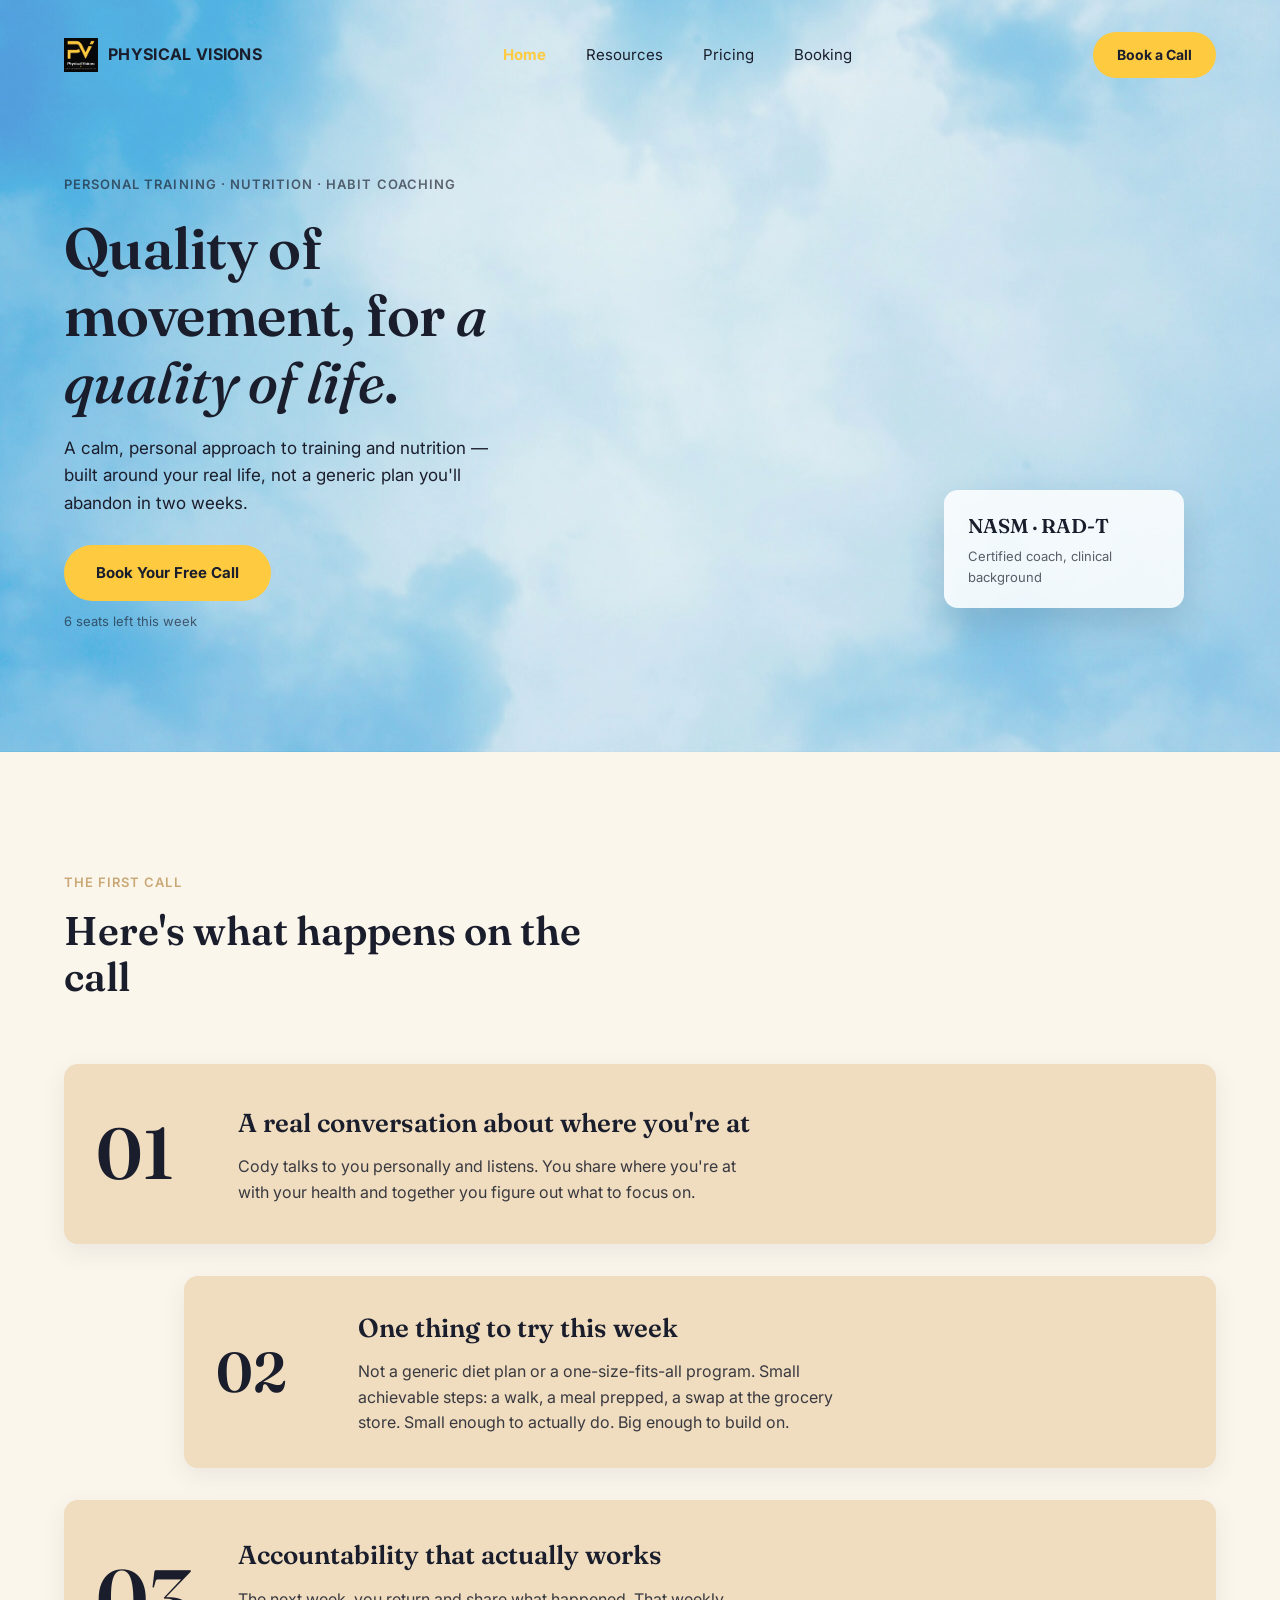
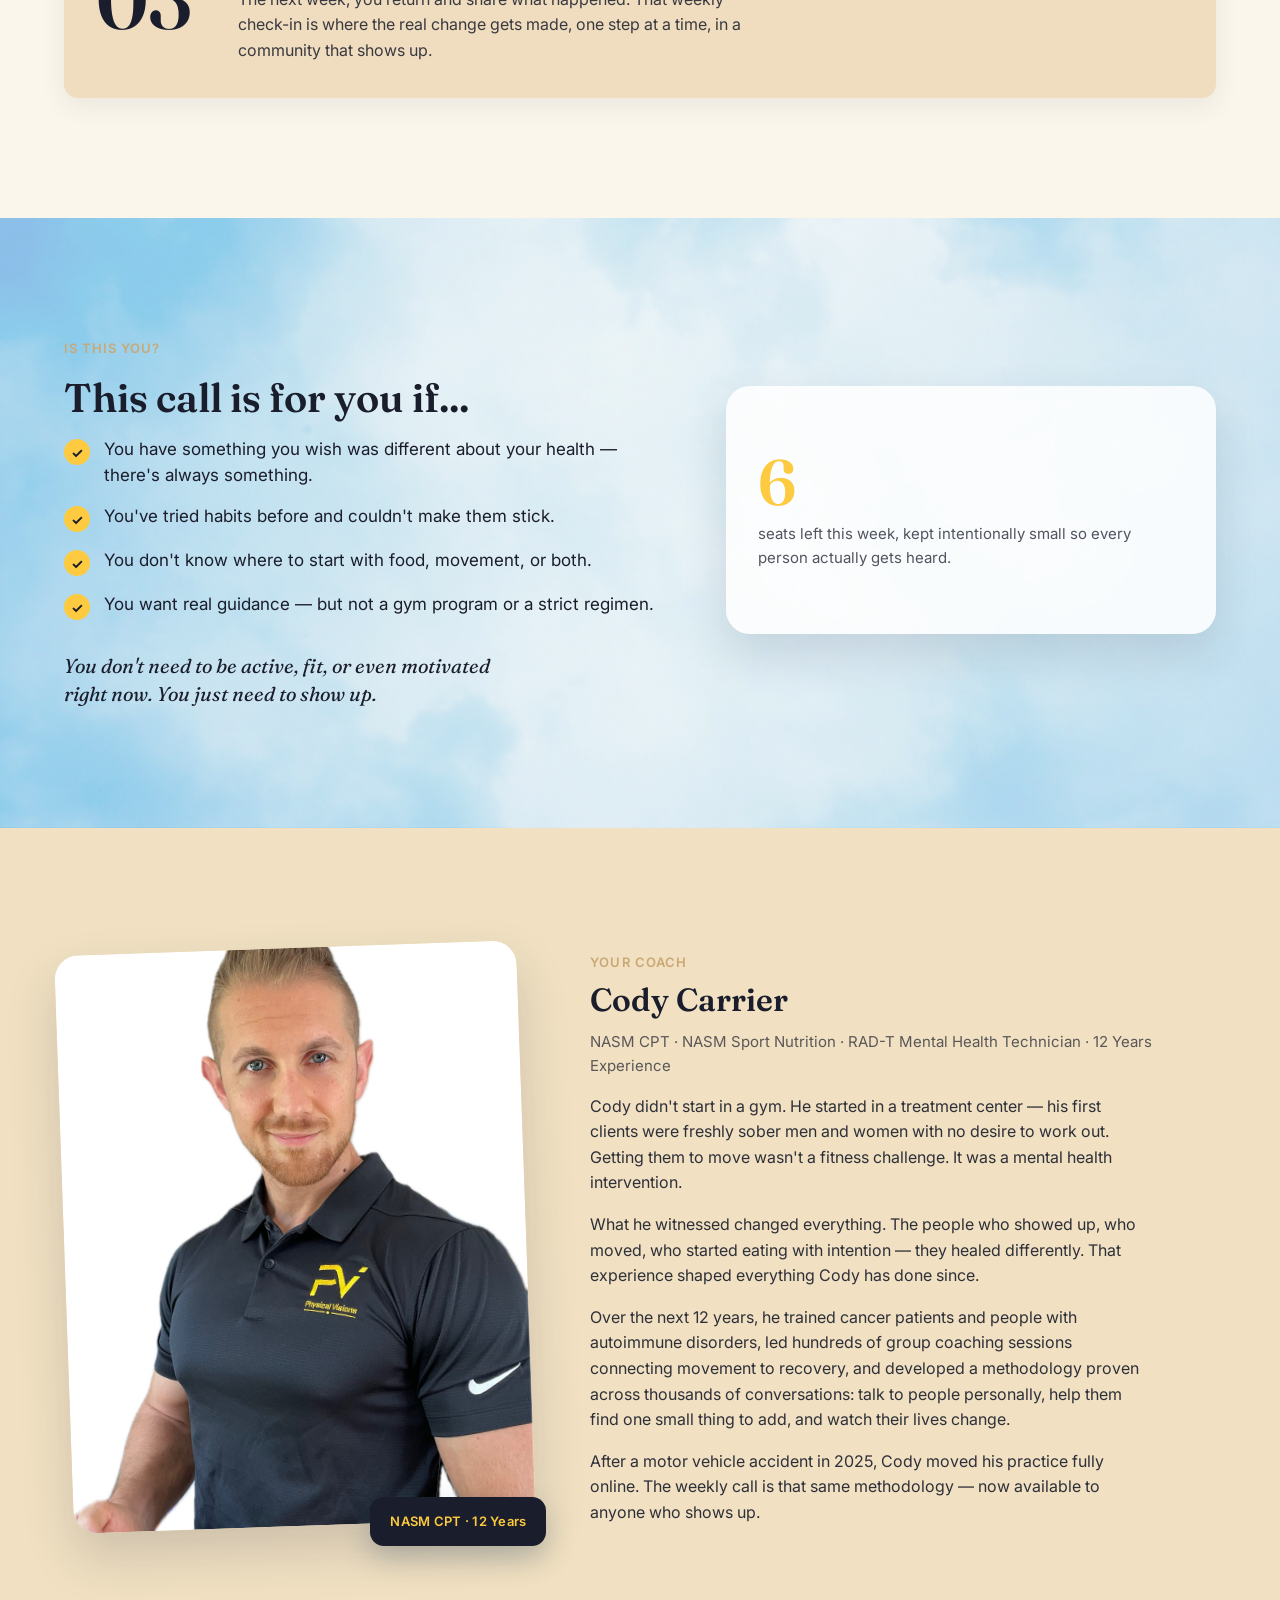
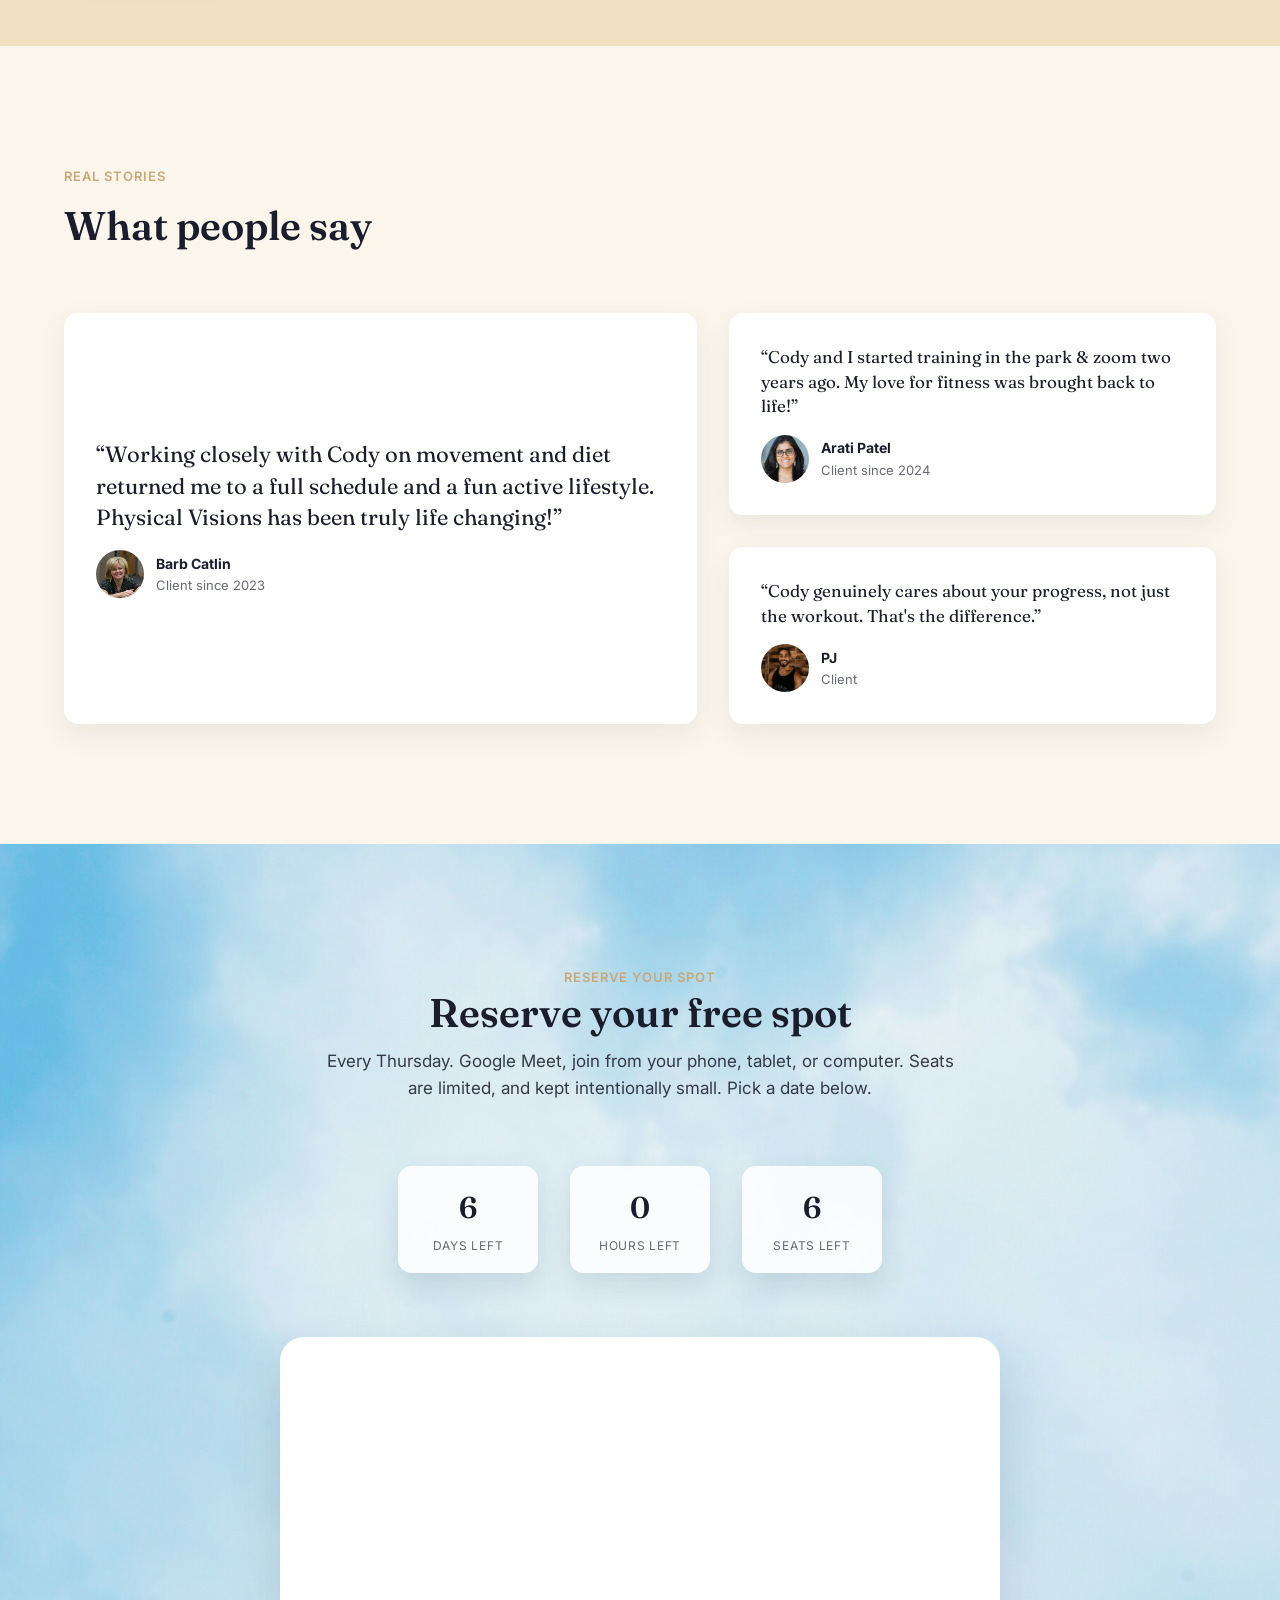
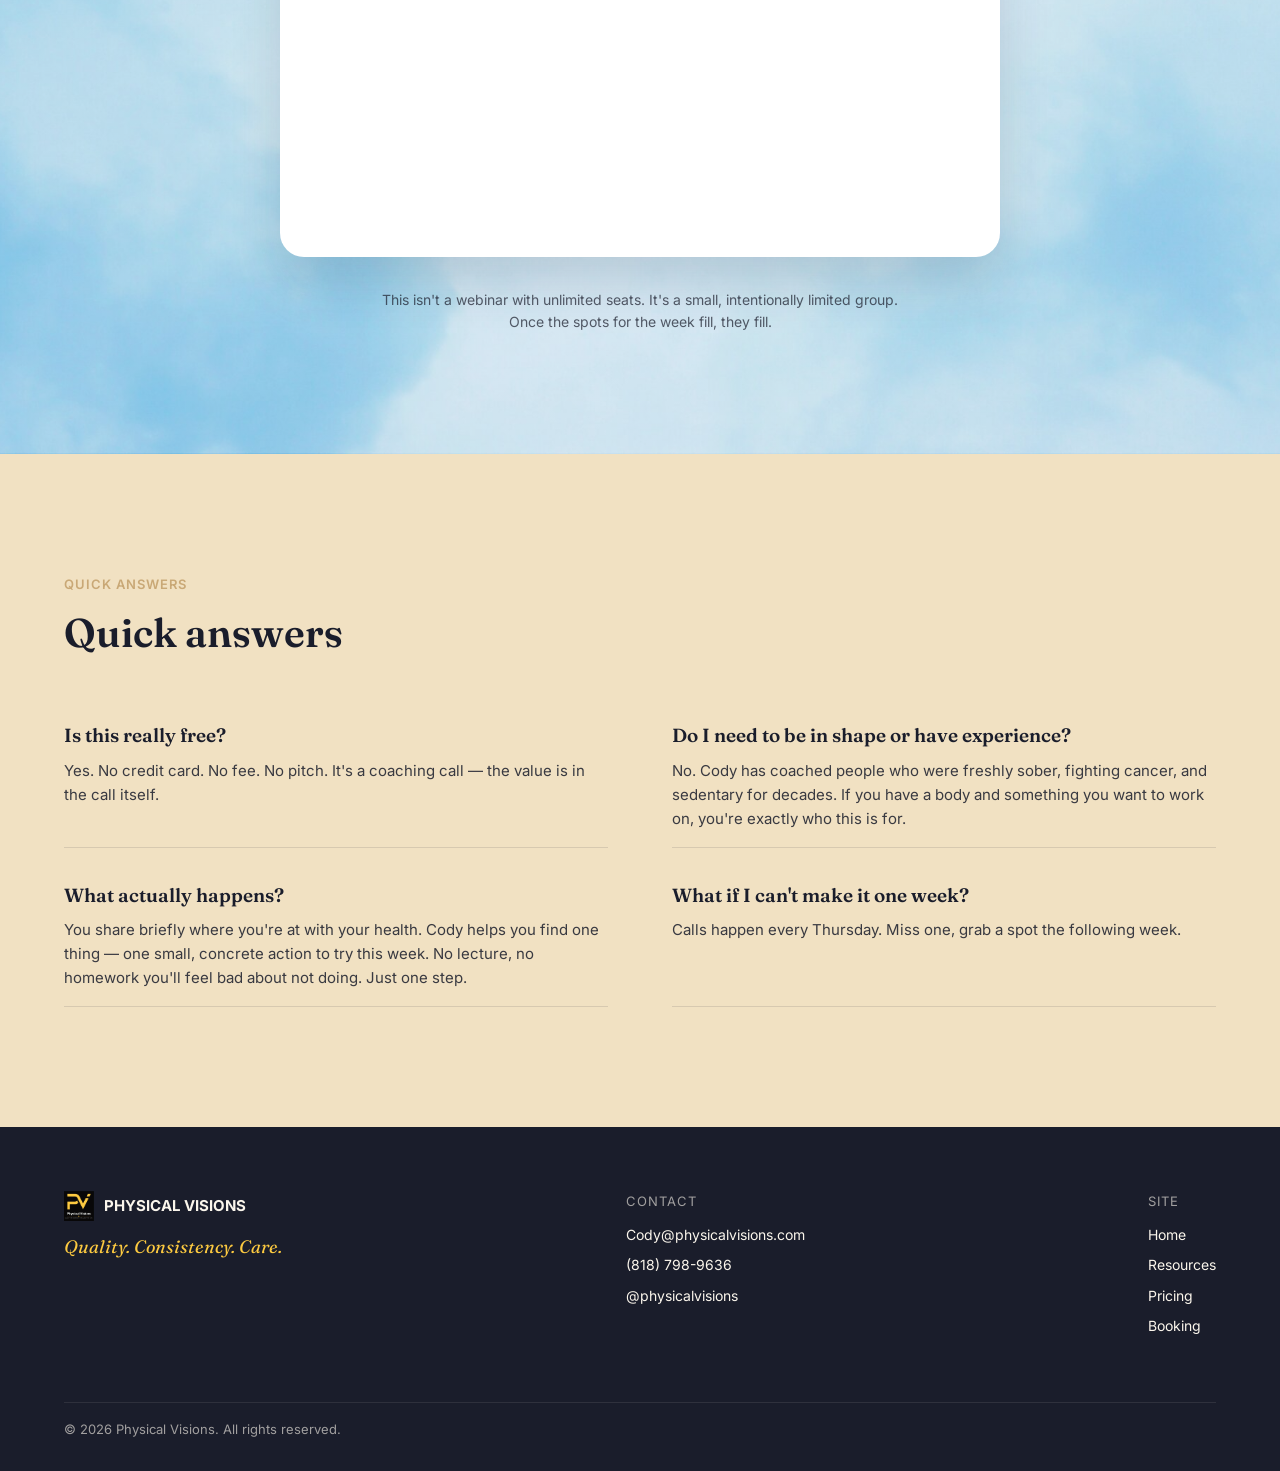
<file: index.html>
<!DOCTYPE html>
<html lang="en">
<head>
  <meta charset="UTF-8" />
  <meta name="viewport" content="width=device-width, initial-scale=1.0" />
  <title>Physical Visions | Personal Training, Nutrition &amp; Habit Coaching</title>
  <meta name="description" content="A calm, personal approach to training and nutrition with Cody Carrier, NASM-certified coach. Book a free coaching call every Thursday, 6 seats left this week." />
  <link rel="stylesheet" href="styles.css" />
  <link rel="icon" href="assets/pv-logo.png" />
  <link rel="preconnect" href="https://fonts.googleapis.com" />
  <link rel="preconnect" href="https://fonts.gstatic.com" crossorigin />
  <link href="https://fonts.googleapis.com/css2?family=Fraunces:ital,opsz,wght@0,9..144,300..700;1,9..144,300..700&family=Inter:wght@400;500;600;700&display=swap" rel="stylesheet" />
</head>
<body>

  <!-- =========================================================
       SKY — full-bleed cloud background behind nav + hero
       ========================================================= -->
  <div class="sky">

    <nav class="nav">
      <div class="nav-logo">
        <img src="assets/pv-logo.png" alt="Physical Visions" />
        <span class="nav-logo-word">PHYSICAL VISIONS</span>
      </div>
      <div class="nav-links" id="nav-links">
        <a href="index.html" class="active">Home</a>
        <a href="resources.html">Resources</a>
        <a href="pricing.html">Pricing</a>
        <a href="booking.html">Booking</a>
        <a href="booking.html" class="btn btn-sm nav-links-cta">Book a Call</a>
      </div>
      <a href="booking.html" class="btn btn-sm nav-cta-desktop">Book a Call</a>
      <button type="button" class="nav-toggle" id="nav-toggle" aria-label="Toggle menu" aria-expanded="false" aria-controls="nav-links">
        <span></span><span></span><span></span>
      </button>
    </nav>

    <header class="hero container">
      <div class="hero-copy">
        <span class="hero-label">Personal Training · Nutrition · Habit Coaching</span>
        <h1 class="hero-headline">Quality of movement, for <em>a quality of life</em>.</h1>
        <p class="hero-sub">A calm, personal approach to training and nutrition — built around your real life, not a generic plan you'll abandon in two weeks.</p>
        <div class="hero-cta-row">
          <a href="#booking" class="btn">Book Your Free Call</a>
          <span class="hero-trust"><span data-seats-left>6</span> seats left this week</span>
        </div>
      </div>

      <div class="credential-chip">
        <span class="credential-chip-title">NASM · RAD-T</span>
        <span class="credential-chip-sub">Certified coach, clinical background</span>
      </div>
    </header>

  </div>

  <!-- =========================================================
       JOURNEY — "How It Works", grounded, no float/drift
       ========================================================= -->
  <section class="journey" id="how-it-works">
    <div class="container">
      <div class="section-header reveal">
        <span class="section-label">The First Call</span>
        <h2 class="section-heading">Here's what happens on the call</h2>
      </div>

      <div class="journey-rows">

        <div class="journey-row reveal">
          <span class="journey-number">01</span>
          <div>
            <p class="journey-row-title">A real conversation about where you're at</p>
            <p class="journey-row-body">Cody talks to you personally and listens. You share where you're at with your health and together you figure out what to focus on.</p>
          </div>
        </div>

        <div class="journey-row offset reveal">
          <span class="journey-number journey-number--md">02</span>
          <div>
            <p class="journey-row-title">One thing to try this week</p>
            <p class="journey-row-body">Not a generic diet plan or a one-size-fits-all program. Small achievable steps: a walk, a meal prepped, a swap at the grocery store. Small enough to actually do. Big enough to build on.</p>
          </div>
        </div>

        <div class="journey-row reveal">
          <span class="journey-number journey-number--lg">03</span>
          <div>
            <p class="journey-row-title">Accountability that actually works</p>
            <p class="journey-row-body">The next week, you return and share what happened. That weekly check-in is where the real change gets made, one step at a time, in a community that shows up.</p>
          </div>
        </div>

      </div>
    </div>
  </section>

  <!-- =========================================================
       WHO THIS IS FOR — asymmetric two-column, floating card
       ========================================================= -->
  <section class="who">
    <div class="container who-grid">
      <div class="reveal">
        <div class="section-header" style="margin-bottom: 0;">
          <span class="section-label">Is This You?</span>
          <h2 class="section-heading">This call is for you if...</h2>
        </div>
        <div class="who-list">
          <div class="who-item"><span class="who-check">&check;</span> You have something you wish was different about your health — there's always something.</div>
          <div class="who-item"><span class="who-check">&check;</span> You've tried habits before and couldn't make them stick.</div>
          <div class="who-item"><span class="who-check">&check;</span> You don't know where to start with food, movement, or both.</div>
          <div class="who-item"><span class="who-check">&check;</span> You want real guidance — but not a gym program or a strict regimen.</div>
        </div>
        <p class="who-closing">You don't need to be active, fit, or even motivated right now. You just need to show up.</p>
      </div>

      <div class="who-card reveal">
        <div class="who-card-number"><span data-seats-left>6</span></div>
        <div class="who-card-label">seats left this week, kept intentionally small so every person actually gets heard.</div>
      </div>
    </div>
  </section>

  <!-- =========================================================
       COACH — grounded/settled tan section
       ========================================================= -->
  <section class="coach" id="coach">
    <div class="container coach-grid">
      <div class="coach-photo-wrap reveal">
        <div class="coach-photo">
          <img src="assets/cody-photo.jpg" alt="Cody Carrier, founder of Physical Visions" />
        </div>
        <div class="coach-credential-tag">NASM CPT · 12 Years</div>
      </div>

      <div class="reveal">
        <span class="section-label">Your Coach</span>
        <h3 class="coach-name">Cody Carrier</h3>
        <p class="coach-title">NASM CPT · NASM Sport Nutrition · RAD-T Mental Health Technician · 12 Years Experience</p>
        <div class="coach-bio">
          <p>Cody didn't start in a gym. He started in a treatment center — his first clients were freshly sober men and women with no desire to work out. Getting them to move wasn't a fitness challenge. It was a mental health intervention.</p>
          <p>What he witnessed changed everything. The people who showed up, who moved, who started eating with intention — they healed differently. That experience shaped everything Cody has done since.</p>
          <p>Over the next 12 years, he trained cancer patients and people with autoimmune disorders, led hundreds of group coaching sessions connecting movement to recovery, and developed a methodology proven across thousands of conversations: talk to people personally, help them find one small thing to add, and watch their lives change.</p>
          <p>After a motor vehicle accident in 2025, Cody moved his practice fully online. The weekly call is that same methodology — now available to anyone who shows up.</p>
        </div>
      </div>
    </div>
  </section>

  <!-- =========================================================
       TESTIMONIALS — one featured + two stacked
       ========================================================= -->
  <section class="testimonials" id="results">
    <div class="container">
      <div class="section-header reveal">
        <span class="section-label">Real Stories</span>
        <h2 class="section-heading">What people say</h2>
      </div>

      <div class="testimonial-grid">
        <div class="testimonial-card testimonial-featured reveal">
          <p class="testimonial-quote">&ldquo;Working closely with Cody on movement and diet returned me to a full schedule and a fun active lifestyle. Physical Visions has been truly life changing!&rdquo;</p>
          <div class="testimonial-person">
            <img src="assets/testimonial-barb.jpg" alt="Barb Catlin" />
            <div>
              <div class="testimonial-name">Barb Catlin</div>
              <div class="testimonial-context">Client since 2023</div>
            </div>
          </div>
        </div>

        <div class="testimonial-stack">
          <div class="testimonial-card reveal">
            <p class="testimonial-quote">&ldquo;Cody and I started training in the park &amp; zoom two years ago. My love for fitness was brought back to life!&rdquo;</p>
            <div class="testimonial-person">
              <img src="assets/testimonial-arati.jpg" alt="Arati Patel" />
              <div>
                <div class="testimonial-name">Arati Patel</div>
                <div class="testimonial-context">Client since 2024</div>
              </div>
            </div>
          </div>

          <div class="testimonial-card reveal">
            <p class="testimonial-quote">&ldquo;Cody genuinely cares about your progress, not just the workout. That's the difference.&rdquo;</p>
            <div class="testimonial-person">
              <img src="assets/testimonial-pj.jpg" alt="PJ" />
              <div>
                <div class="testimonial-name">PJ</div>
                <div class="testimonial-context">Client</div>
              </div>
            </div>
          </div>
        </div>
      </div>
    </div>
  </section>

  <!-- =========================================================
       BOOKING — cloud section, countdown + seats + GHL widget
       ========================================================= -->
  <section class="booking" id="booking">
    <div class="container">
      <div class="booking-header reveal">
        <span class="section-label">Reserve Your Spot</span>
        <h2 class="section-heading">Reserve your free spot</h2>
        <p class="booking-intro">Every Thursday. Google Meet, join from your phone, tablet, or computer. Seats are limited, and kept intentionally small. Pick a date below.</p>
      </div>

      <div class="urgency-row reveal">
        <div class="urgency-card">
          <div class="urgency-number" data-countdown-days>—</div>
          <div class="urgency-label">Days Left</div>
        </div>
        <div class="urgency-card">
          <div class="urgency-number" data-countdown-hours>—</div>
          <div class="urgency-label">Hours Left</div>
        </div>
        <div class="urgency-card">
          <div class="urgency-number"><span data-seats-left>6</span></div>
          <div class="urgency-label">Seats Left</div>
        </div>
      </div>

      <div class="booking-widget reveal">
        <iframe src="https://link.martechla.com/widget/booking/6GK8R8UNQwHmLOpPVCyv" title="Reserve your free coaching call" style="width: 100%; border: none; overflow: hidden;" scrolling="no" id="6GK8R8UNQwHmLOpPVCyv_1781739598770"></iframe>
        <script src="https://link.martechla.com/js/form_embed.js" type="text/javascript"></script>
      </div>

      <p class="booking-note">This isn't a webinar with unlimited seats. It's a small, intentionally limited group. Once the spots for the week fill, they fill.</p>
    </div>
  </section>

  <!-- =========================================================
       FAQ — side-by-side grid, not an accordion
       ========================================================= -->
  <section class="faq" id="faq">
    <div class="container">
      <div class="section-header reveal">
        <span class="section-label">Quick Answers</span>
        <h2 class="section-heading">Quick answers</h2>
      </div>

      <div class="faq-grid">
        <div class="faq-item reveal">
          <p class="faq-q">Is this really free?</p>
          <p class="faq-a">Yes. No credit card. No fee. No pitch. It's a coaching call — the value is in the call itself.</p>
        </div>
        <div class="faq-item reveal">
          <p class="faq-q">Do I need to be in shape or have experience?</p>
          <p class="faq-a">No. Cody has coached people who were freshly sober, fighting cancer, and sedentary for decades. If you have a body and something you want to work on, you're exactly who this is for.</p>
        </div>
        <div class="faq-item reveal">
          <p class="faq-q">What actually happens?</p>
          <p class="faq-a">You share briefly where you're at with your health. Cody helps you find one thing — one small, concrete action to try this week. No lecture, no homework you'll feel bad about not doing. Just one step.</p>
        </div>
        <div class="faq-item reveal">
          <p class="faq-q">What if I can't make it one week?</p>
          <p class="faq-a">Calls happen every Thursday. Miss one, grab a spot the following week.</p>
        </div>
      </div>
    </div>
  </section>

  <!-- =========================================================
       FOOTER
       ========================================================= -->
  <footer class="footer">
    <div class="container">
      <div class="footer-top">
        <div>
          <div class="footer-brand">
            <img src="assets/pv-logo.png" alt="Physical Visions" />
            <span class="footer-brand-word">PHYSICAL VISIONS</span>
          </div>
          <p class="footer-tagline">Quality. Consistency. Care.</p>
        </div>

        <div>
          <p class="footer-col-title">Contact</p>
          <div class="footer-links">
            <a href="mailto:Cody@physicalvisions.com">Cody@physicalvisions.com</a>
            <a href="tel:+18187989636">(818) 798-9636</a>
            <a href="https://instagram.com/physicalvisions" target="_blank" rel="noopener">@physicalvisions</a>
          </div>
        </div>

        <div>
          <p class="footer-col-title">Site</p>
          <div class="footer-links">
            <a href="index.html">Home</a>
            <a href="resources.html">Resources</a>
            <a href="pricing.html">Pricing</a>
            <a href="booking.html">Booking</a>
          </div>
        </div>
      </div>

      <div class="footer-bottom">
        <span>&copy; 2026 Physical Visions. All rights reserved.</span>
      </div>
    </div>
  </footer>

  <script src="script.js"></script>
</body>
</html>
</file>
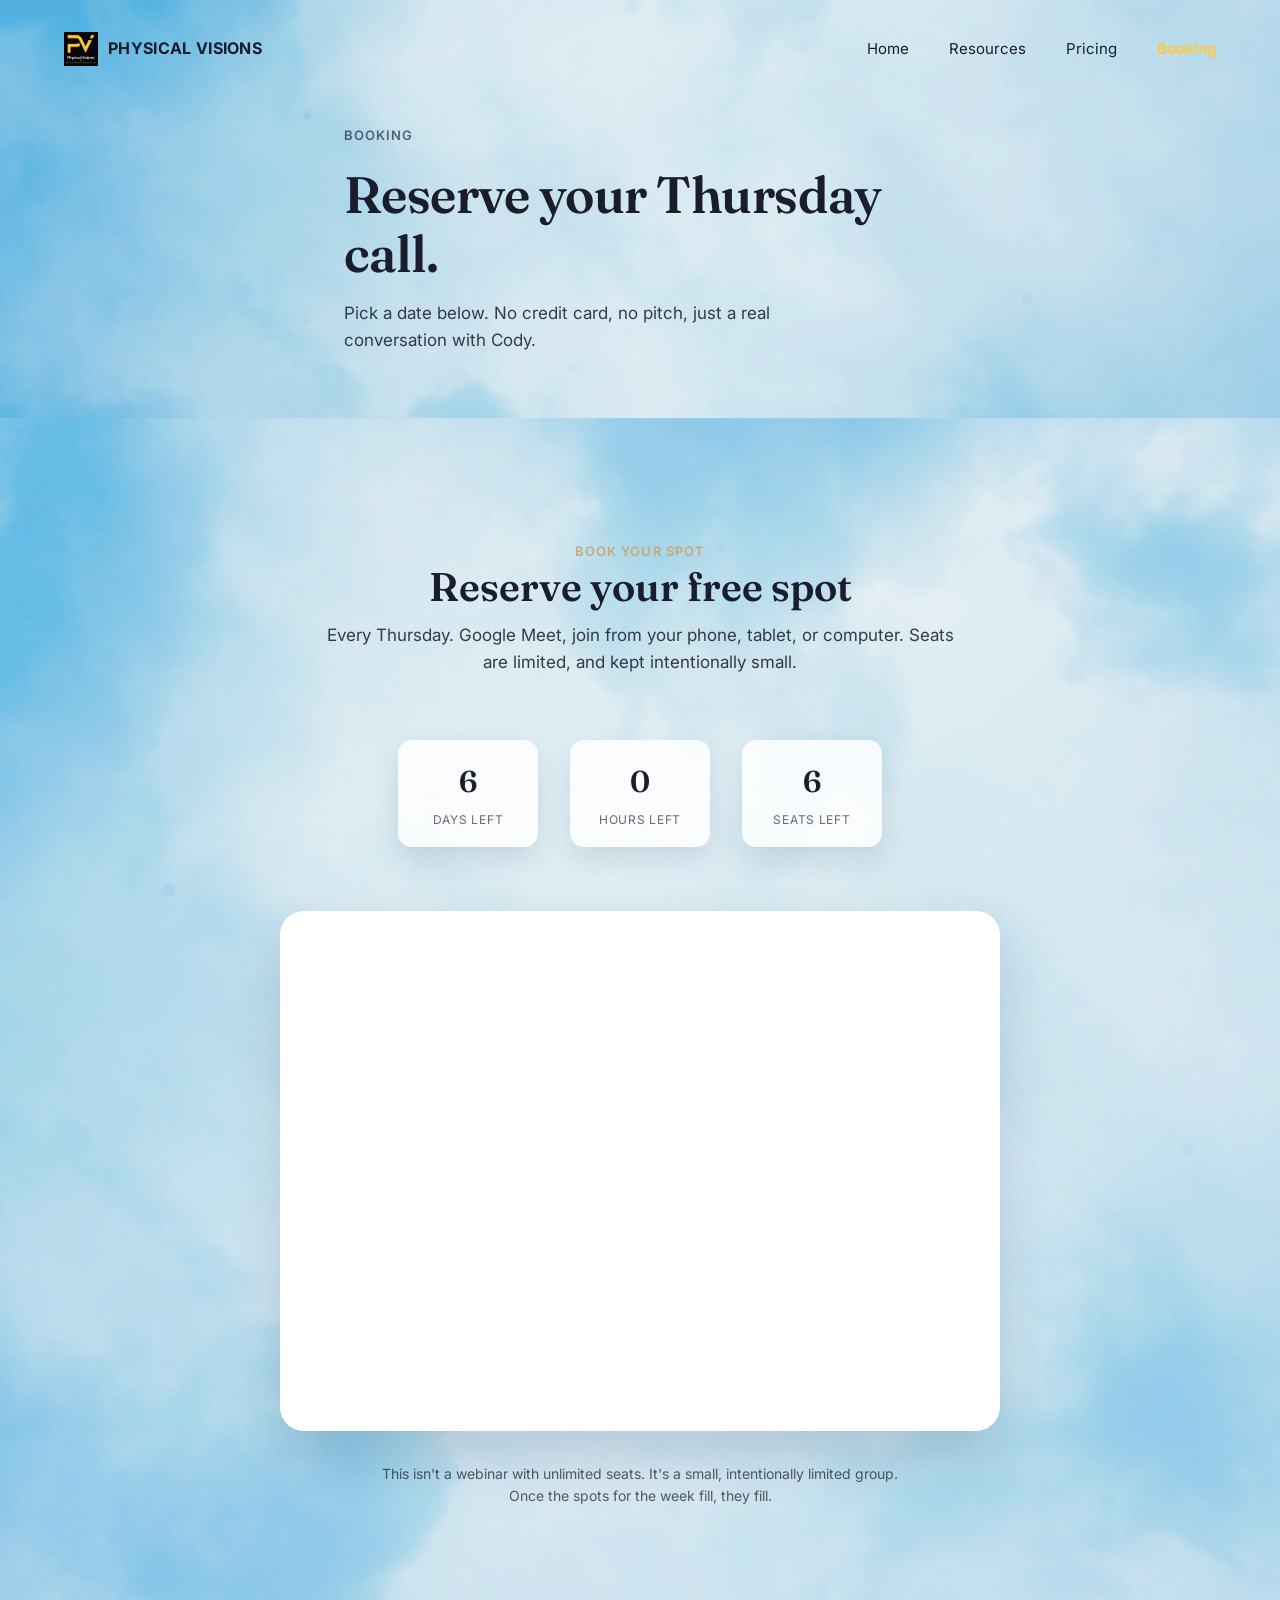
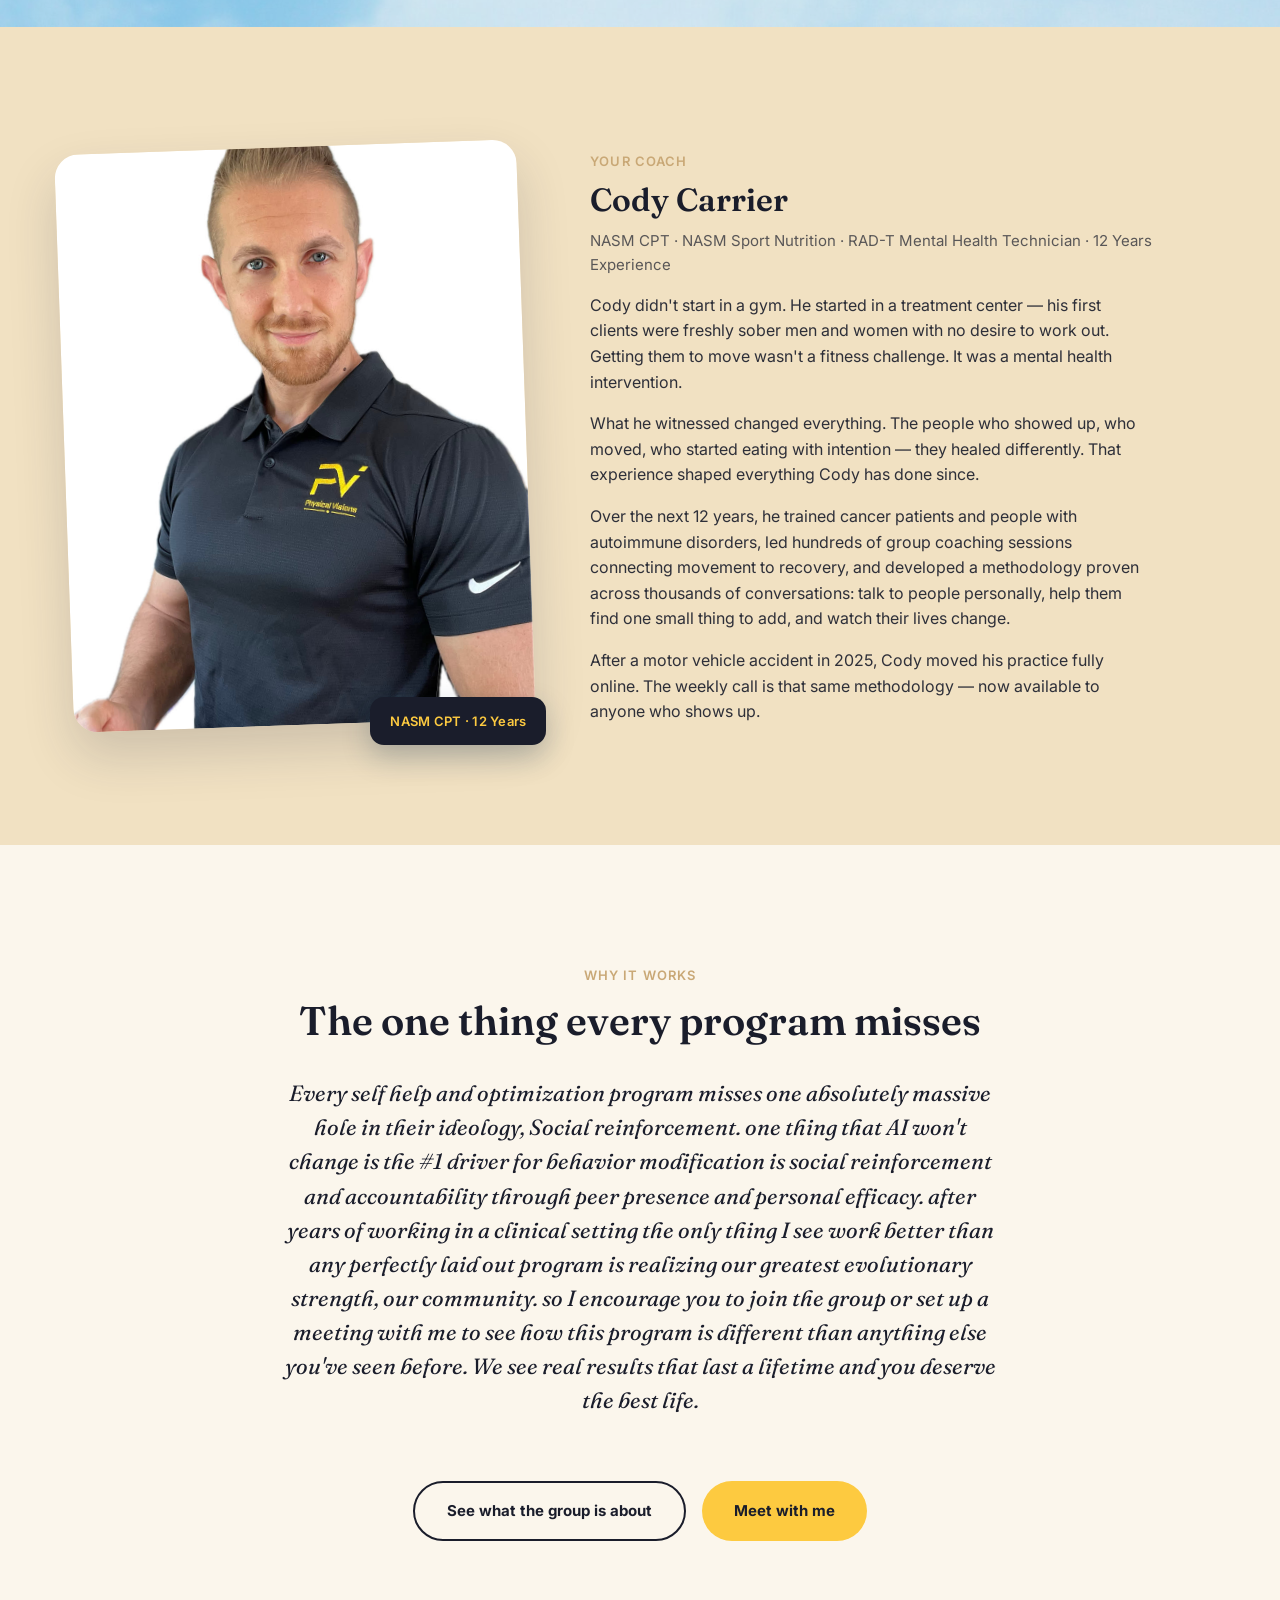
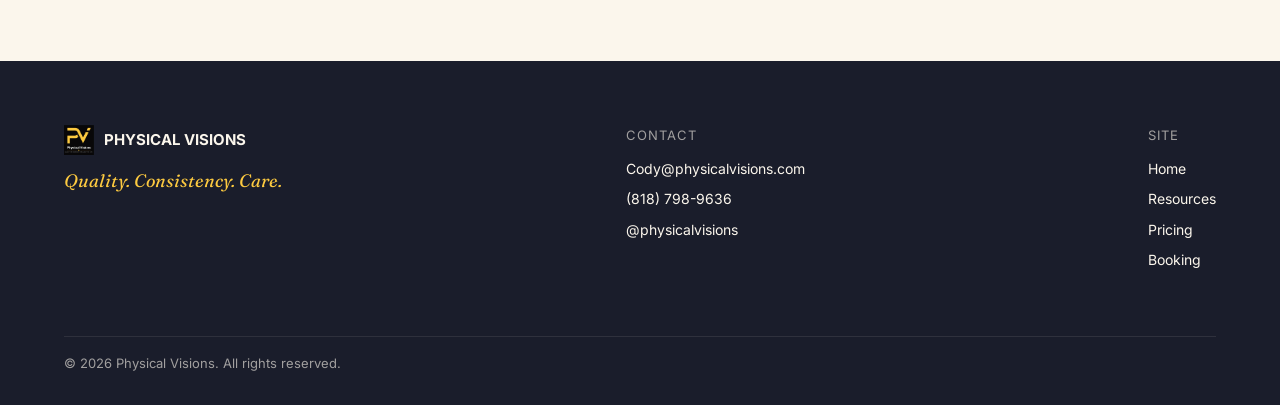
<file: booking.html>
<!DOCTYPE html>
<html lang="en">
<head>
  <meta charset="UTF-8" />
  <meta name="viewport" content="width=device-width, initial-scale=1.0" />
  <title>Booking | Physical Visions</title>
  <meta name="description" content="Reserve your free Thursday coaching call with Cody Carrier, NASM-certified coach. Pick a time below, no credit card, no pitch." />
  <link rel="stylesheet" href="styles.css" />
  <link rel="icon" href="assets/pv-logo.png" />
  <link rel="preconnect" href="https://fonts.googleapis.com" />
  <link rel="preconnect" href="https://fonts.gstatic.com" crossorigin />
  <link href="https://fonts.googleapis.com/css2?family=Fraunces:ital,opsz,wght@0,9..144,300..700;1,9..144,300..700&family=Inter:wght@400;500;600;700&display=swap" rel="stylesheet" />
</head>
<body>

  <!-- =========================================================
       SKY — full-bleed cloud background behind nav + page-hero
       ========================================================= -->
  <div class="sky">

    <nav class="nav">
      <div class="nav-logo">
        <img src="assets/pv-logo.png" alt="Physical Visions" />
        <span class="nav-logo-word">PHYSICAL VISIONS</span>
      </div>
      <div class="nav-links" id="nav-links">
        <a href="index.html">Home</a>
        <a href="resources.html">Resources</a>
        <a href="pricing.html">Pricing</a>
        <a href="booking.html" class="active">Booking</a>
        <a href="booking.html" class="btn btn-sm nav-links-cta">Book a Call</a>
      </div>
      <button type="button" class="nav-toggle" id="nav-toggle" aria-label="Toggle menu" aria-expanded="false" aria-controls="nav-links">
        <span></span><span></span><span></span>
      </button>
    </nav>

    <header class="page-hero container">
      <span class="hero-label">Booking</span>
      <h1 class="page-hero-headline">Reserve your Thursday call.</h1>
      <p class="page-hero-sub">Pick a date below. No credit card, no pitch, just a real conversation with Cody.</p>
    </header>

  </div>

  <!-- =========================================================
       BOOKING — cloud section, countdown + seats + capacity +
       GHL widget (the confirmed calendar, ID 6GK8R8UNQwHmLOpPVCyv)
       ========================================================= -->
  <section class="booking" id="booking-widget-section">
    <div class="container">
      <div class="booking-header reveal">
        <span class="section-label">Book Your Spot</span>
        <h2 class="section-heading">Reserve your free spot</h2>
        <p class="booking-intro">Every Thursday. Google Meet, join from your phone, tablet, or computer. Seats are limited, and kept intentionally small.</p>
      </div>

      <div class="urgency-row reveal">
        <div class="urgency-card">
          <div class="urgency-number" data-countdown-days>—</div>
          <div class="urgency-label">Days Left</div>
        </div>
        <div class="urgency-card">
          <div class="urgency-number" data-countdown-hours>—</div>
          <div class="urgency-label">Hours Left</div>
        </div>
        <div class="urgency-card">
          <div class="urgency-number"><span data-seats-left>6</span></div>
          <div class="urgency-label">Seats Left</div>
        </div>
      </div>

      <div class="booking-widget reveal">
        <iframe src="https://link.martechla.com/widget/booking/6GK8R8UNQwHmLOpPVCyv" title="Reserve your free coaching call" style="width: 100%; border: none; overflow: hidden;" scrolling="no" id="6GK8R8UNQwHmLOpPVCyv_1781739598770"></iframe>
        <script src="https://link.martechla.com/js/form_embed.js" type="text/javascript"></script>
      </div>

      <p class="booking-note">This isn't a webinar with unlimited seats. It's a small, intentionally limited group. Once the spots for the week fill, they fill.</p>
    </div>
  </section>

  <!-- =========================================================
       COACH — grounded/settled tan section
       ========================================================= -->
  <section class="coach" id="coach">
    <div class="container coach-grid">
      <div class="coach-photo-wrap reveal">
        <div class="coach-photo">
          <img src="assets/cody-photo.jpg" alt="Cody Carrier, founder of Physical Visions" />
        </div>
        <div class="coach-credential-tag">NASM CPT · 12 Years</div>
      </div>

      <div class="reveal">
        <span class="section-label">Your Coach</span>
        <h3 class="coach-name">Cody Carrier</h3>
        <p class="coach-title">NASM CPT · NASM Sport Nutrition · RAD-T Mental Health Technician · 12 Years Experience</p>
        <div class="coach-bio">
          <p>Cody didn't start in a gym. He started in a treatment center — his first clients were freshly sober men and women with no desire to work out. Getting them to move wasn't a fitness challenge. It was a mental health intervention.</p>
          <p>What he witnessed changed everything. The people who showed up, who moved, who started eating with intention — they healed differently. That experience shaped everything Cody has done since.</p>
          <p>Over the next 12 years, he trained cancer patients and people with autoimmune disorders, led hundreds of group coaching sessions connecting movement to recovery, and developed a methodology proven across thousands of conversations: talk to people personally, help them find one small thing to add, and watch their lives change.</p>
          <p>After a motor vehicle accident in 2025, Cody moved his practice fully online. The weekly call is that same methodology — now available to anyone who shows up.</p>
        </div>
      </div>
    </div>
  </section>

  <!-- =========================================================
       METHODOLOGY — why the group works, two paths forward
       ========================================================= -->
  <section class="methodology">
    <div class="container">
      <div class="methodology-inner reveal">
        <span class="section-label" style="display: block; margin-bottom: 12px;">Why It Works</span>
        <h2 class="section-heading">The one thing every program misses</h2>
        <p class="methodology-body">Every self help and optimization program misses one absolutely massive hole in their ideology, Social reinforcement. one thing that AI won't change is the #1 driver for behavior modification is social reinforcement and accountability through peer presence and personal efficacy. after years of working in a clinical setting the only thing I see work better than any perfectly laid out program is realizing our greatest evolutionary strength, our community. so I encourage you to join the group or set up a meeting with me to see how this program is different than anything else you've seen before. We see real results that last a lifetime and you deserve the best life.</p>
        <div class="methodology-actions">
          <a href="#booking-widget-section" class="btn btn-outline">See what the group is about</a>
          <a href="https://link.martechla.com/widget/booking/QrX6hpUYPVcCQMl5WtVl" target="_blank" rel="noopener" class="btn">Meet with me</a>
        </div>
      </div>
    </div>
  </section>

  <!-- =========================================================
       FOOTER
       ========================================================= -->
  <footer class="footer">
    <div class="container">
      <div class="footer-top">
        <div>
          <div class="footer-brand">
            <img src="assets/pv-logo.png" alt="Physical Visions" />
            <span class="footer-brand-word">PHYSICAL VISIONS</span>
          </div>
          <p class="footer-tagline">Quality. Consistency. Care.</p>
        </div>

        <div>
          <p class="footer-col-title">Contact</p>
          <div class="footer-links">
            <a href="mailto:Cody@physicalvisions.com">Cody@physicalvisions.com</a>
            <a href="tel:+18187989636">(818) 798-9636</a>
            <a href="https://instagram.com/physicalvisions" target="_blank" rel="noopener">@physicalvisions</a>
          </div>
        </div>

        <div>
          <p class="footer-col-title">Site</p>
          <div class="footer-links">
            <a href="index.html">Home</a>
            <a href="resources.html">Resources</a>
            <a href="pricing.html">Pricing</a>
            <a href="booking.html">Booking</a>
          </div>
        </div>
      </div>

      <div class="footer-bottom">
        <span>&copy; 2026 Physical Visions. All rights reserved.</span>
      </div>
    </div>
  </footer>

  <script src="script.js"></script>
</body>
</html>
</file>
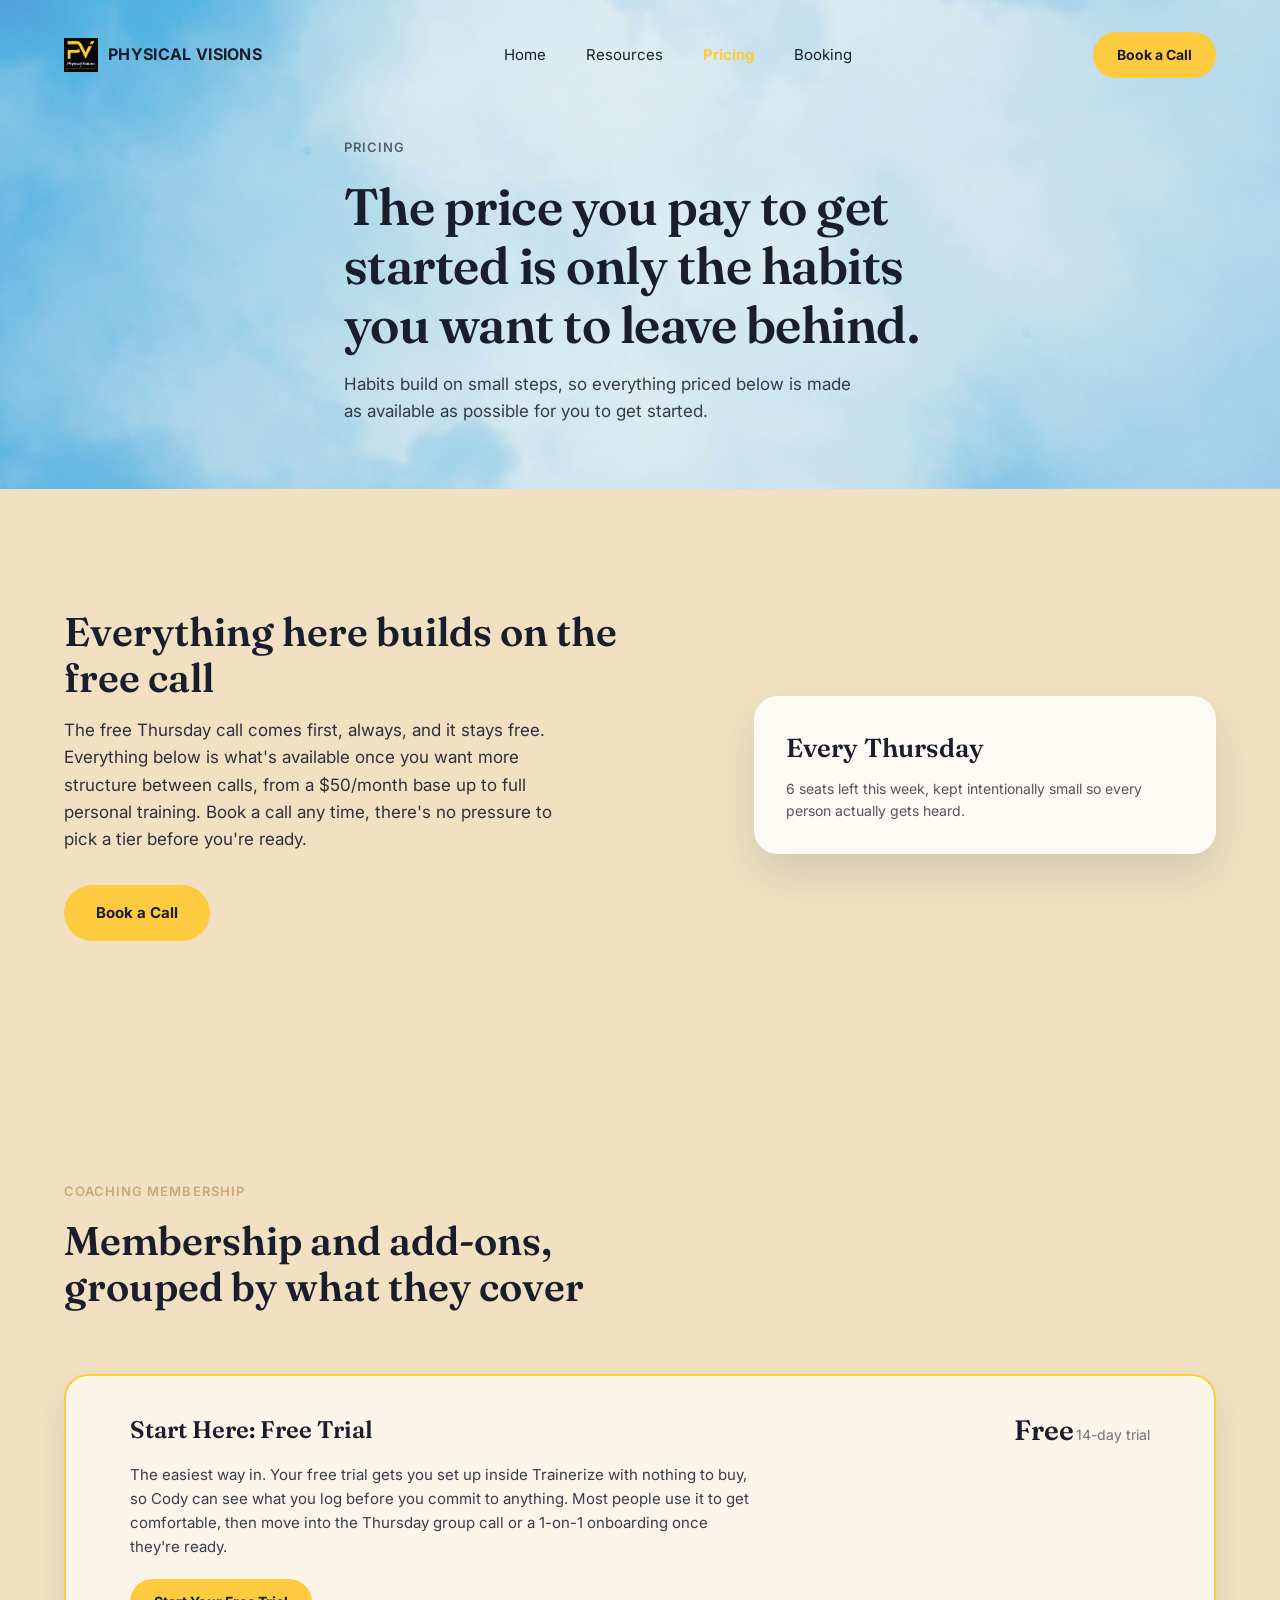
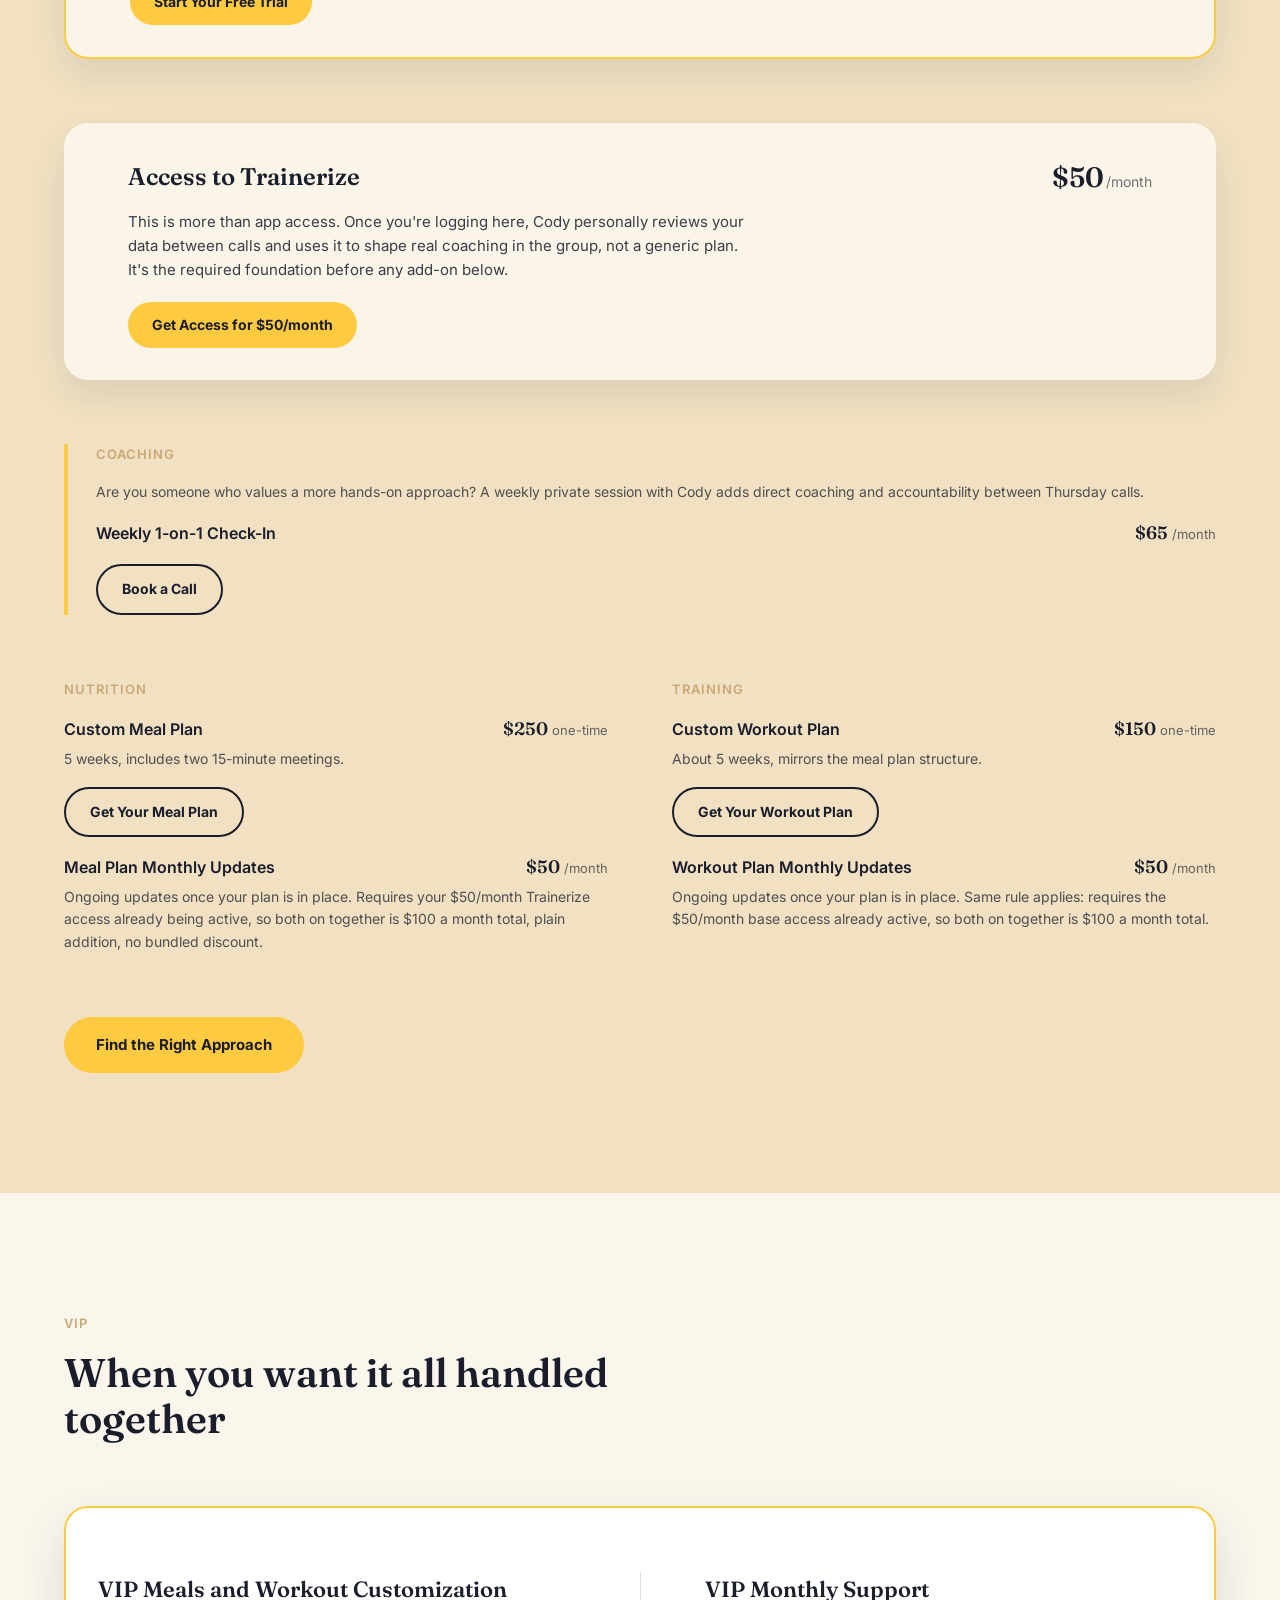
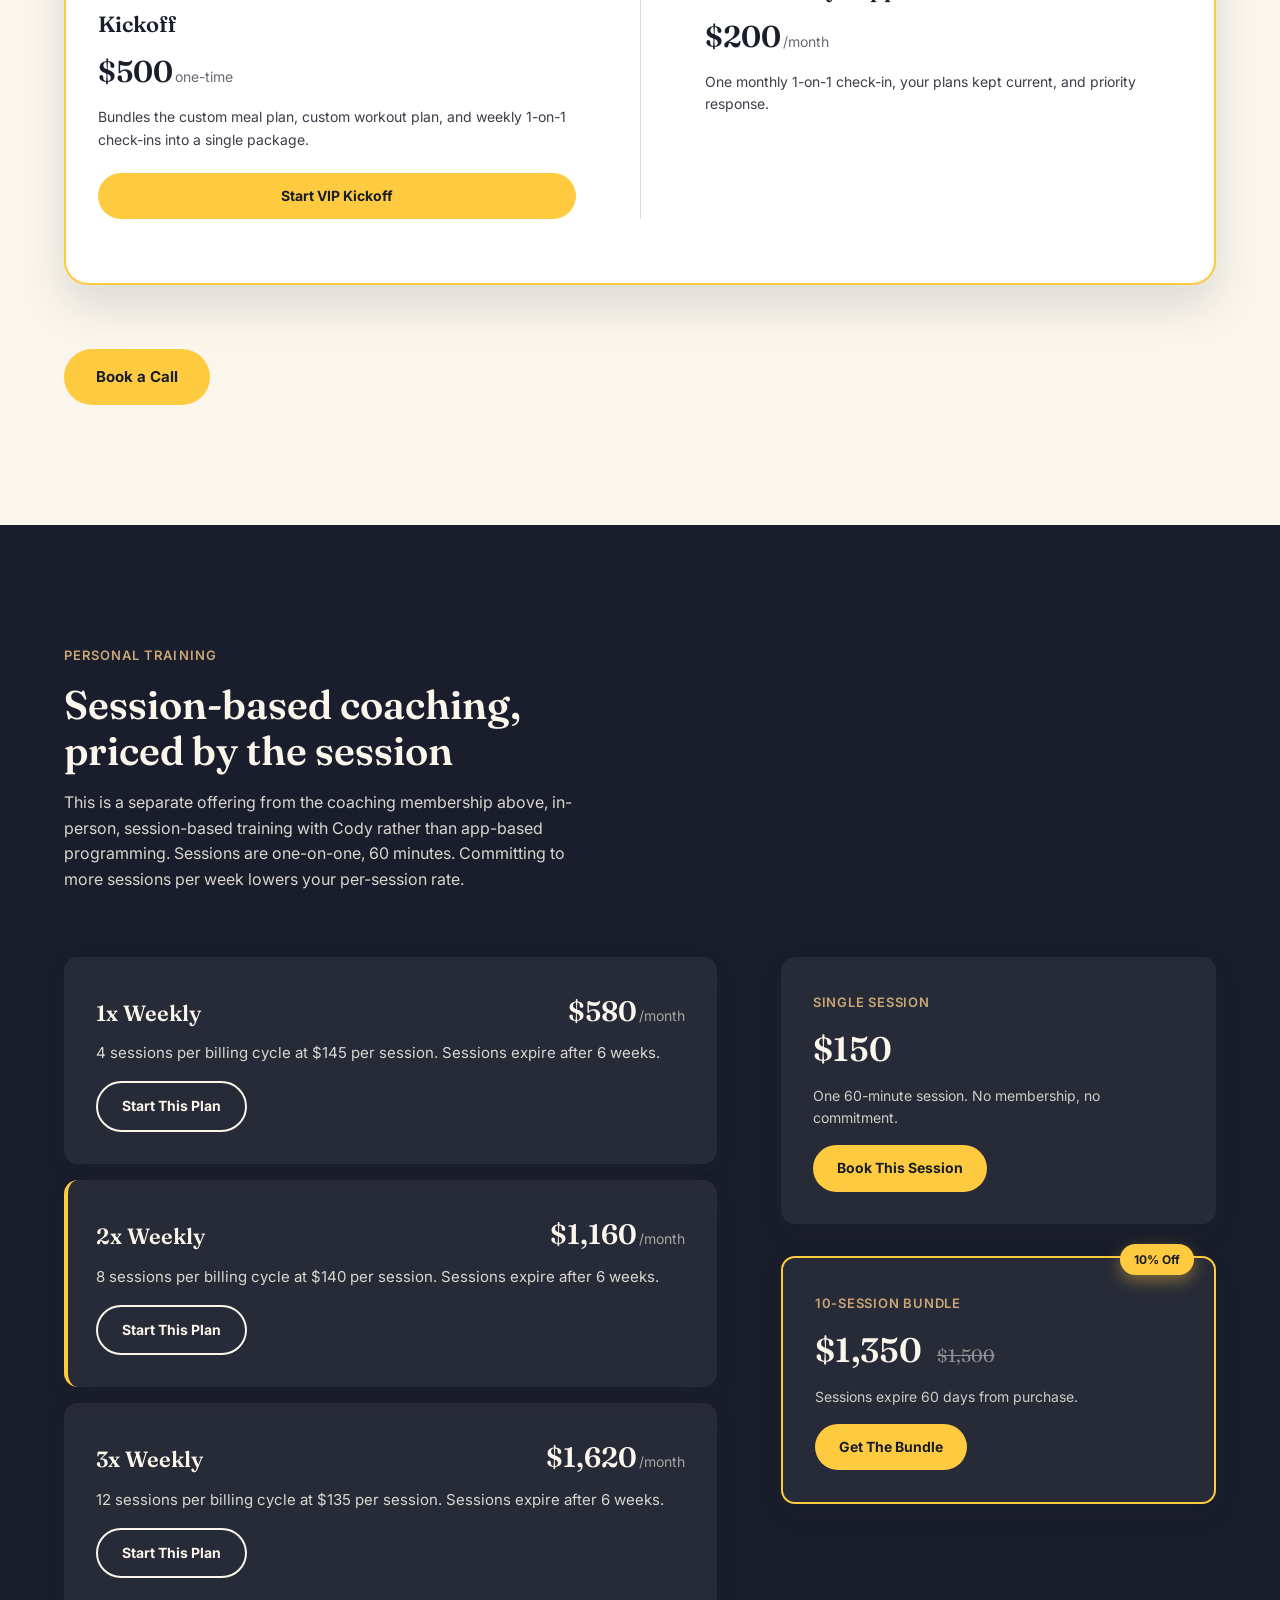
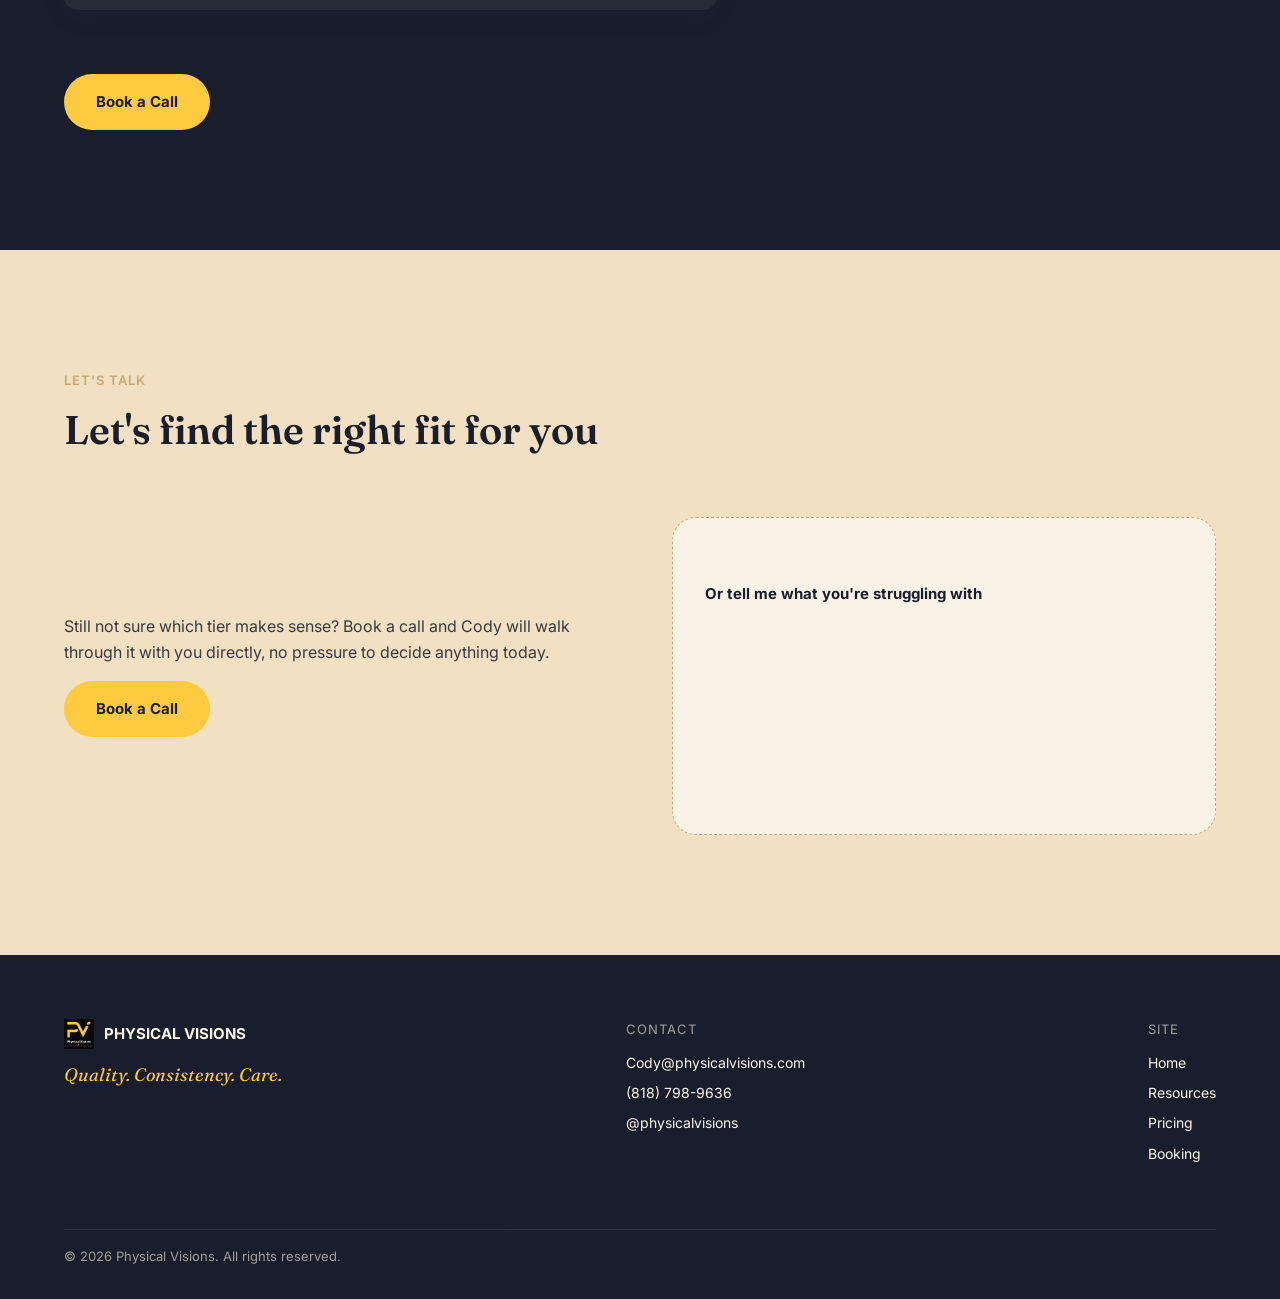
<file: pricing.html>
<!DOCTYPE html>
<html lang="en">
<head>
  <meta charset="UTF-8" />
  <meta name="viewport" content="width=device-width, initial-scale=1.0" />
  <title>Pricing | Physical Visions</title>
  <meta name="description" content="Real pricing for personal training, coaching membership, and add-ons with Cody Carrier, NASM-certified coach. Every confirmed price, no guessing." />
  <link rel="stylesheet" href="styles.css" />
  <link rel="icon" href="assets/pv-logo.png" />
  <link rel="preconnect" href="https://fonts.googleapis.com" />
  <link rel="preconnect" href="https://fonts.gstatic.com" crossorigin />
  <link href="https://fonts.googleapis.com/css2?family=Fraunces:ital,opsz,wght@0,9..144,300..700;1,9..144,300..700&family=Inter:wght@400;500;600;700&display=swap" rel="stylesheet" />
</head>
<body>

  <!-- =========================================================
       SKY — full-bleed cloud background behind nav + page-hero
       ========================================================= -->
  <div class="sky">

    <nav class="nav">
      <div class="nav-logo">
        <img src="assets/pv-logo.png" alt="Physical Visions" />
        <span class="nav-logo-word">PHYSICAL VISIONS</span>
      </div>
      <div class="nav-links" id="nav-links">
        <a href="index.html">Home</a>
        <a href="resources.html">Resources</a>
        <a href="pricing.html" class="active">Pricing</a>
        <a href="booking.html">Booking</a>
        <a href="booking.html" class="btn btn-sm nav-links-cta">Book a Call</a>
      </div>
      <a href="booking.html" class="btn btn-sm nav-cta-desktop">Book a Call</a>
      <button type="button" class="nav-toggle" id="nav-toggle" aria-label="Toggle menu" aria-expanded="false" aria-controls="nav-links">
        <span></span><span></span><span></span>
      </button>
    </nav>

    <header class="page-hero container">
      <span class="hero-label">Pricing</span>
      <h1 class="page-hero-headline">The price you pay to get started is only the habits you want to leave behind.</h1>
      <p class="page-hero-sub">Habits build on small steps, so everything priced below is made as available as possible for you to get started.</p>
    </header>

  </div>

  <!-- =========================================================
       INTRO — everything builds on the free call (call-teaser)
       ========================================================= -->
  <section class="call-teaser">
    <div class="container call-grid">
      <div class="reveal">
        <h2 class="section-heading">Everything here builds on the free call</h2>
        <p class="call-body">The free Thursday call comes first, always, and it stays free. Everything below is what's available once you want more structure between calls, from a $50/month base up to full personal training. Book a call any time, there's no pressure to pick a tier before you're ready.</p>
        <a href="booking.html" class="btn">Book a Call</a>
      </div>

      <div class="call-chip reveal">
        <div class="call-chip-title">Every Thursday</div>
        <div class="call-chip-sub"><span data-seats-left>6</span> seats left this week, kept intentionally small so every person actually gets heard.</div>
      </div>
    </div>
  </section>

  <!-- =========================================================
       COACHING MEMBERSHIP + ADD-ONS — tan grounded section,
       grouped chunks, all prices confirmed
       ========================================================= -->
  <section class="membership-section" id="coaching-membership">
    <div class="container">
      <div class="section-header reveal">
        <span class="section-label">Coaching Membership</span>
        <h2 class="section-heading">Membership and add-ons, grouped by what they cover</h2>
      </div>

      <div class="membership-foundation reveal" style="border: 2px solid var(--gold);">
        <div class="membership-foundation-head">
          <span class="membership-foundation-label">Start Here: Free Trial</span>
          <span class="pt-row-price">Free<span class="pt-row-unit">14-day trial</span></span>
        </div>
        <p class="membership-foundation-detail">The easiest way in. Your free trial gets you set up inside Trainerize with nothing to buy, so Cody can see what you log before you commit to anything. Most people use it to get comfortable, then move into the Thursday group call or a 1-on-1 onboarding once they're ready.</p>
        <a href="https://www.trainerize.me/profile/physicalvisions/?planGUID=274cf5bb25ba40e49589ebccab88f5dc&mode=checkout" target="_blank" rel="noopener" class="btn btn-sm" style="margin-top: 20px;">Start Your Free Trial</a>
      </div>

      <div class="membership-foundation reveal">
        <div class="membership-foundation-head">
          <span class="membership-foundation-label">Access to Trainerize</span>
          <span class="pt-row-price">$50<span class="pt-row-unit">/month</span></span>
        </div>
        <p class="membership-foundation-detail">This is more than app access. Once you're logging here, Cody personally reviews your data between calls and uses it to shape real coaching in the group, not a generic plan. It's the required foundation before any add-on below.</p>
        <a href="https://www.trainerize.me/profile/physicalvisions/?planGUID=cea01dc8196a479ca8fe36c1b792c0fa&mode=checkout" target="_blank" rel="noopener" class="btn btn-sm" style="margin-top: 20px;">Get Access for $50/month</a>
      </div>

      <div class="addon-groups">
        <div class="addon-group pt-row--accent reveal">
          <span class="addon-group-title">Coaching</span>
          <p class="addon-detail" style="margin-top: 0;">Are you someone who values a more hands-on approach? A weekly private session with Cody adds direct coaching and accountability between Thursday calls.</p>
          <div class="addon-row">
            <span class="addon-name">Weekly 1-on-1 Check-In</span>
            <span class="addon-price">$65<span class="addon-unit">/month</span></span>
          </div>
          <a href="booking.html" class="btn btn-outline btn-sm" style="margin-top: var(--space-sm);">Book a Call</a>
        </div>

        <div class="addon-pair">
          <div class="addon-group reveal">
            <span class="addon-group-title">Nutrition</span>
            <div class="addon-row">
              <span class="addon-name">Custom Meal Plan</span>
              <span class="addon-price">$250<span class="addon-unit">one-time</span></span>
            </div>
            <p class="addon-detail">5 weeks, includes two 15-minute meetings.</p>
            <a href="https://www.trainerize.me/profile/physicalvisions/?planGUID=4aa8fefca3f64156afa482fddd8d4820&mode=checkout" target="_blank" rel="noopener" class="btn btn-outline btn-sm" style="margin-bottom: var(--space-sm);">Get Your Meal Plan</a>
            <div class="addon-row">
              <span class="addon-name">Meal Plan Monthly Updates</span>
              <span class="addon-price">$50<span class="addon-unit">/month</span></span>
            </div>
            <p class="addon-detail">Ongoing updates once your plan is in place. Requires your $50/month Trainerize access already being active, so both on together is $100 a month total, plain addition, no bundled discount.</p>
          </div>

          <div class="addon-group reveal">
            <span class="addon-group-title">Training</span>
            <div class="addon-row">
              <span class="addon-name">Custom Workout Plan</span>
              <span class="addon-price">$150<span class="addon-unit">one-time</span></span>
            </div>
            <p class="addon-detail">About 5 weeks, mirrors the meal plan structure.</p>
            <a href="https://www.trainerize.me/profile/physicalvisions/?planGUID=e9c6297ffedb4d6098d94ffd96425f27&mode=checkout" target="_blank" rel="noopener" class="btn btn-outline btn-sm" style="margin-bottom: var(--space-sm);">Get Your Workout Plan</a>
            <div class="addon-row">
              <span class="addon-name">Workout Plan Monthly Updates</span>
              <span class="addon-price">$50<span class="addon-unit">/month</span></span>
            </div>
            <p class="addon-detail">Ongoing updates once your plan is in place. Same rule applies: requires the $50/month base access already active, so both on together is $100 a month total.</p>
          </div>
        </div>
      </div>

      <a href="booking.html" class="btn pt-cta">Find the Right Approach</a>
    </div>
  </section>

  <!-- =========================================================
       VIP — distinct highlighted block
       ========================================================= -->
  <section class="vip-section">
    <div class="container">
      <div class="section-header reveal">
        <span class="section-label">VIP</span>
        <h2 class="section-heading">When you want it all handled together</h2>
      </div>

      <div class="vip-block reveal">
        <div class="vip-item">
          <span class="vip-item-title">VIP Meals and Workout Customization Kickoff</span>
          <span class="vip-item-price">$500<span class="vip-item-unit">one-time</span></span>
          <p class="vip-item-detail">Bundles the custom meal plan, custom workout plan, and weekly 1-on-1 check-ins into a single package.</p>
          <a href="https://www.trainerize.me/profile/physicalvisions/?planGUID=0805d3b899674561ad31ada5837fe474&mode=checkout" target="_blank" rel="noopener" class="btn btn-sm" style="margin-top: var(--space-sm);">Start VIP Kickoff</a>
        </div>

        <div class="vip-divider"></div>

        <div class="vip-item">
          <span class="vip-item-title">VIP Monthly Support</span>
          <span class="vip-item-price">$200<span class="vip-item-unit">/month</span></span>
          <p class="vip-item-detail">One monthly 1-on-1 check-in, your plans kept current, and priority response.</p>
        </div>
      </div>

      <a href="booking.html" class="btn">Book a Call</a>
    </div>
  </section>

  <!-- =========================================================
       PERSONAL TRAINING — moved last, softened intro, different
       audience than the coaching membership above
       ========================================================= -->
  <section class="pt-section" id="personal-training">
    <div class="container">
      <div class="section-header reveal">
        <span class="section-label">Personal Training</span>
        <h2 class="section-heading">Session-based coaching, priced by the session</h2>
        <p class="pt-intro">This is a separate offering from the coaching membership above, in-person, session-based training with Cody rather than app-based programming. Sessions are one-on-one, 60 minutes. Committing to more sessions per week lowers your per-session rate.</p>
      </div>

      <div class="pt-grid">
        <div class="pt-list reveal">
          <div class="pt-row">
            <div class="pt-row-head">
              <span class="pt-row-title">1x Weekly</span>
              <span class="pt-row-price">$580<span class="pt-row-unit">/month</span></span>
            </div>
            <p class="pt-row-detail">4 sessions per billing cycle at $145 per session. Sessions expire after 6 weeks.</p>
            <a href="https://www.trainerize.me/profile/physicalvisions/?planGUID=aacde272b99a43e7a9547d03402ad752&mode=checkout" target="_blank" rel="noopener" class="btn btn-outline btn-sm" style="margin-top: var(--space-sm);">Start This Plan</a>
          </div>

          <div class="pt-row pt-row--accent">
            <div class="pt-row-head">
              <span class="pt-row-title">2x Weekly</span>
              <span class="pt-row-price">$1,160<span class="pt-row-unit">/month</span></span>
            </div>
            <p class="pt-row-detail">8 sessions per billing cycle at $140 per session. Sessions expire after 6 weeks.</p>
            <a href="https://www.trainerize.me/profile/physicalvisions/?planGUID=2d03fac28ed541dcadbab2f49d06908e&mode=checkout" target="_blank" rel="noopener" class="btn btn-outline btn-sm" style="margin-top: var(--space-sm);">Start This Plan</a>
          </div>

          <div class="pt-row">
            <div class="pt-row-head">
              <span class="pt-row-title">3x Weekly</span>
              <span class="pt-row-price">$1,620<span class="pt-row-unit">/month</span></span>
            </div>
            <p class="pt-row-detail">12 sessions per billing cycle at $135 per session. Sessions expire after 6 weeks.</p>
            <a href="https://www.trainerize.me/profile/physicalvisions/?planGUID=9273db3285c345ba94bbd004706c383c&mode=checkout" target="_blank" rel="noopener" class="btn btn-outline btn-sm" style="margin-top: var(--space-sm);">Start This Plan</a>
          </div>
        </div>

        <div class="pt-side reveal">
          <div class="pt-card">
            <span class="pt-card-label">Single Session</span>
            <div class="pt-card-price">$150</div>
            <p class="pt-card-detail">One 60-minute session. No membership, no commitment.</p>
            <a href="https://www.trainerize.me/profile/physicalvisions/?planGUID=f7d321a2fa83475db1434d343a879842&mode=checkout" target="_blank" rel="noopener" class="btn btn-sm" style="margin-top: var(--space-sm);">Book This Session</a>
          </div>

          <div class="pt-card pt-bundle">
            <span class="pt-bundle-badge">10% Off</span>
            <span class="pt-card-label">10-Session Bundle</span>
            <div class="pt-card-price">$1,350 <span class="pt-card-was">$1,500</span></div>
            <p class="pt-card-detail">Sessions expire 60 days from purchase.</p>
            <a href="https://www.trainerize.me/profile/physicalvisions/?planGUID=66e1667f858c4e21a1814f1f47785e72&planSessionID=113455&mode=checkout" target="_blank" rel="noopener" class="btn btn-sm" style="margin-top: var(--space-sm);">Get The Bundle</a>
          </div>
        </div>
      </div>

      <a href="booking.html" class="btn pt-cta">Book a Call</a>
    </div>
  </section>

  <!-- =========================================================
       FINAL CTA — heading + call button + inline GHL form
       ========================================================= -->
  <section class="membership-section">
    <div class="container">
      <div class="section-header reveal">
        <span class="section-label">Let's Talk</span>
        <h2 class="section-heading">Let's find the right fit for you</h2>
      </div>

      <div class="checkin-grid">
        <div class="reveal">
          <p class="pt-intro">Still not sure which tier makes sense? Book a call and Cody will walk through it with you directly, no pressure to decide anything today.</p>
          <a href="booking.html" class="btn" style="margin-top: var(--space-sm);">Book a Call</a>
        </div>

        <div class="checkin-card reveal">
          <p class="checkin-label">Or tell me what you're struggling with</p>
          <iframe
            src="https://link.martechla.com/widget/form/VIyrejgnPG3DXdfGGPqS"
            style="width:100%;height:100%;border:none;border-radius:4px"
            id="inline-VIyrejgnPG3DXdfGGPqS"
            data-layout="{'id':'INLINE'}"
            data-trigger-type="alwaysShow"
            data-trigger-value=""
            data-activation-type="alwaysActivated"
            data-activation-value=""
            data-deactivation-type="neverDeactivate"
            data-deactivation-value=""
            data-form-name="Tell me what you're struggling with"
            data-height="632"
            data-layout-iframe-id="inline-VIyrejgnPG3DXdfGGPqS"
            data-form-id="VIyrejgnPG3DXdfGGPqS"
            title="Tell me what you're struggling with">
          </iframe>
          <script src="https://link.martechla.com/js/form_embed.js"></script>
        </div>
      </div>
    </div>
  </section>

  <!-- =========================================================
       FOOTER
       ========================================================= -->
  <footer class="footer">
    <div class="container">
      <div class="footer-top">
        <div>
          <div class="footer-brand">
            <img src="assets/pv-logo.png" alt="Physical Visions" />
            <span class="footer-brand-word">PHYSICAL VISIONS</span>
          </div>
          <p class="footer-tagline">Quality. Consistency. Care.</p>
        </div>

        <div>
          <p class="footer-col-title">Contact</p>
          <div class="footer-links">
            <a href="mailto:Cody@physicalvisions.com">Cody@physicalvisions.com</a>
            <a href="tel:+18187989636">(818) 798-9636</a>
            <a href="https://instagram.com/physicalvisions" target="_blank" rel="noopener">@physicalvisions</a>
          </div>
        </div>

        <div>
          <p class="footer-col-title">Site</p>
          <div class="footer-links">
            <a href="index.html">Home</a>
            <a href="resources.html">Resources</a>
            <a href="pricing.html">Pricing</a>
            <a href="booking.html">Booking</a>
          </div>
        </div>
      </div>

      <div class="footer-bottom">
        <span>&copy; 2026 Physical Visions. All rights reserved.</span>
      </div>
    </div>
  </footer>

  <script src="script.js"></script>
</body>
</html>
</file>
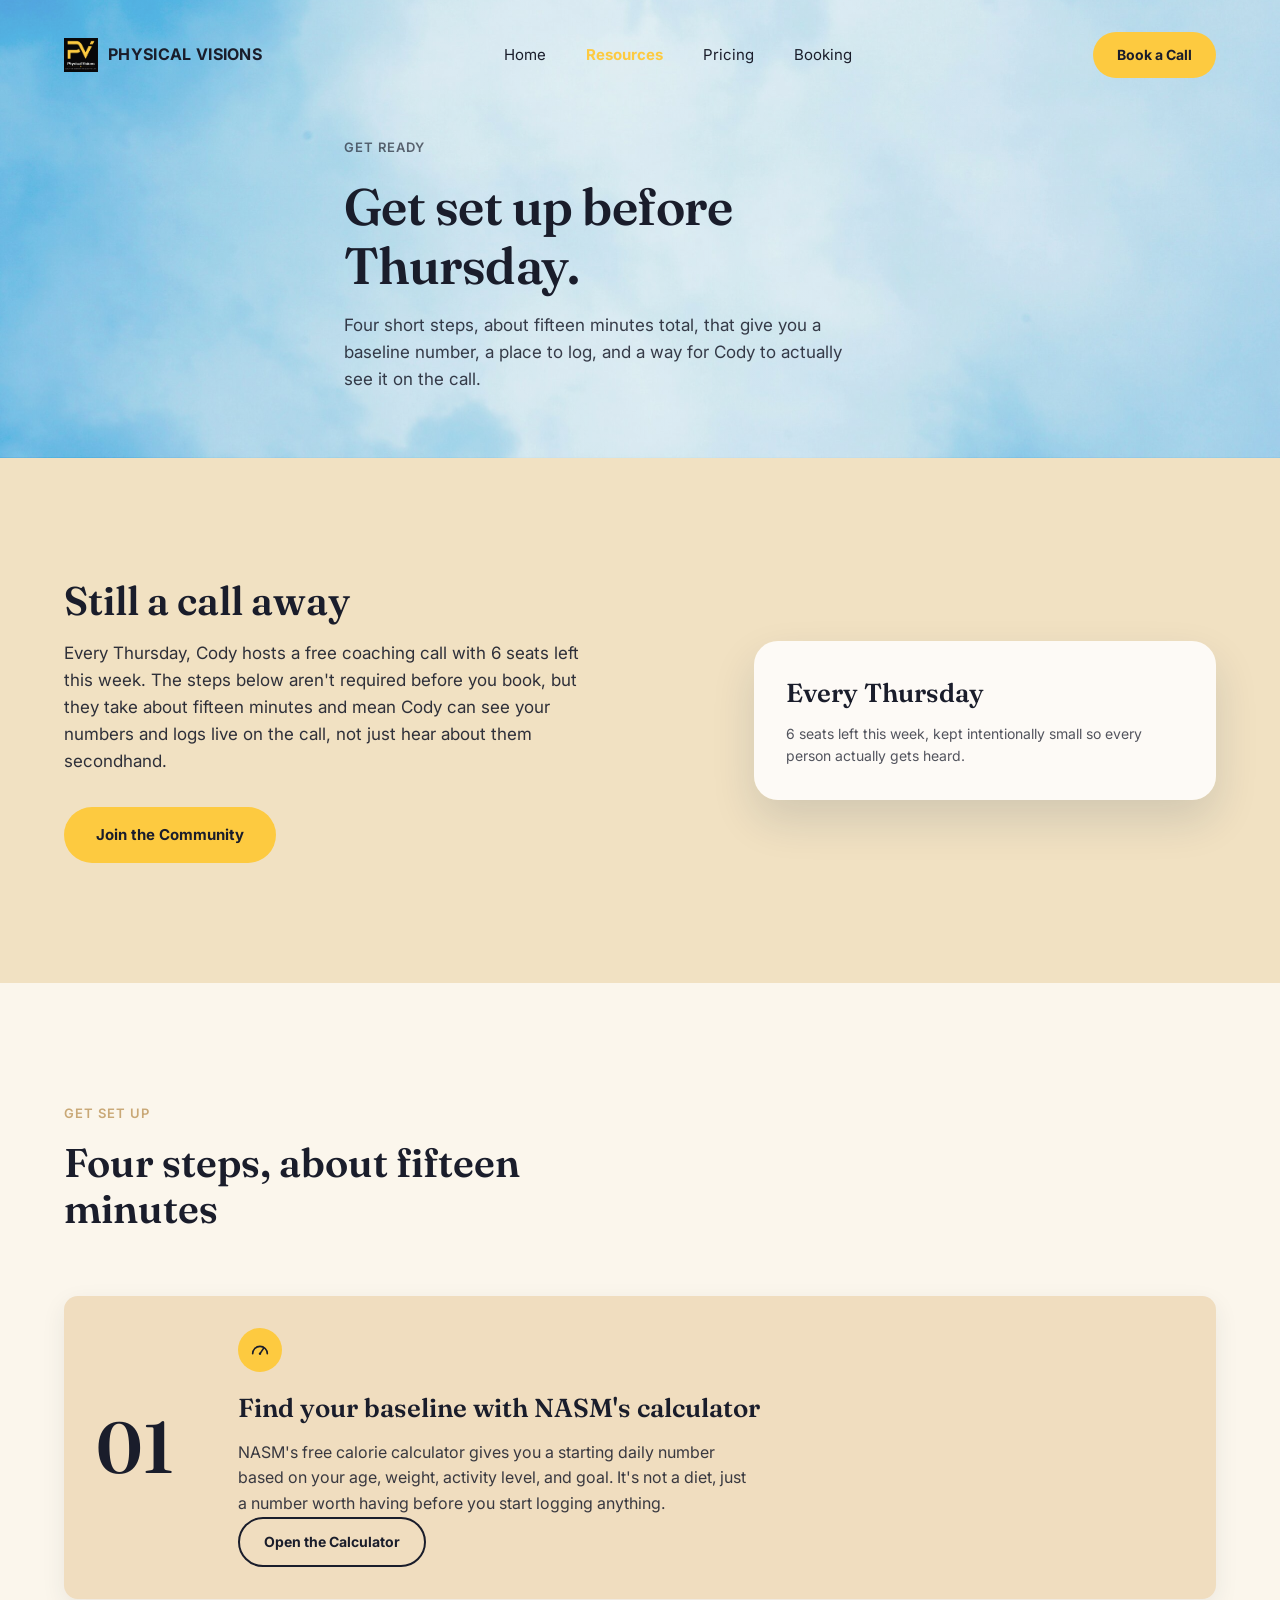
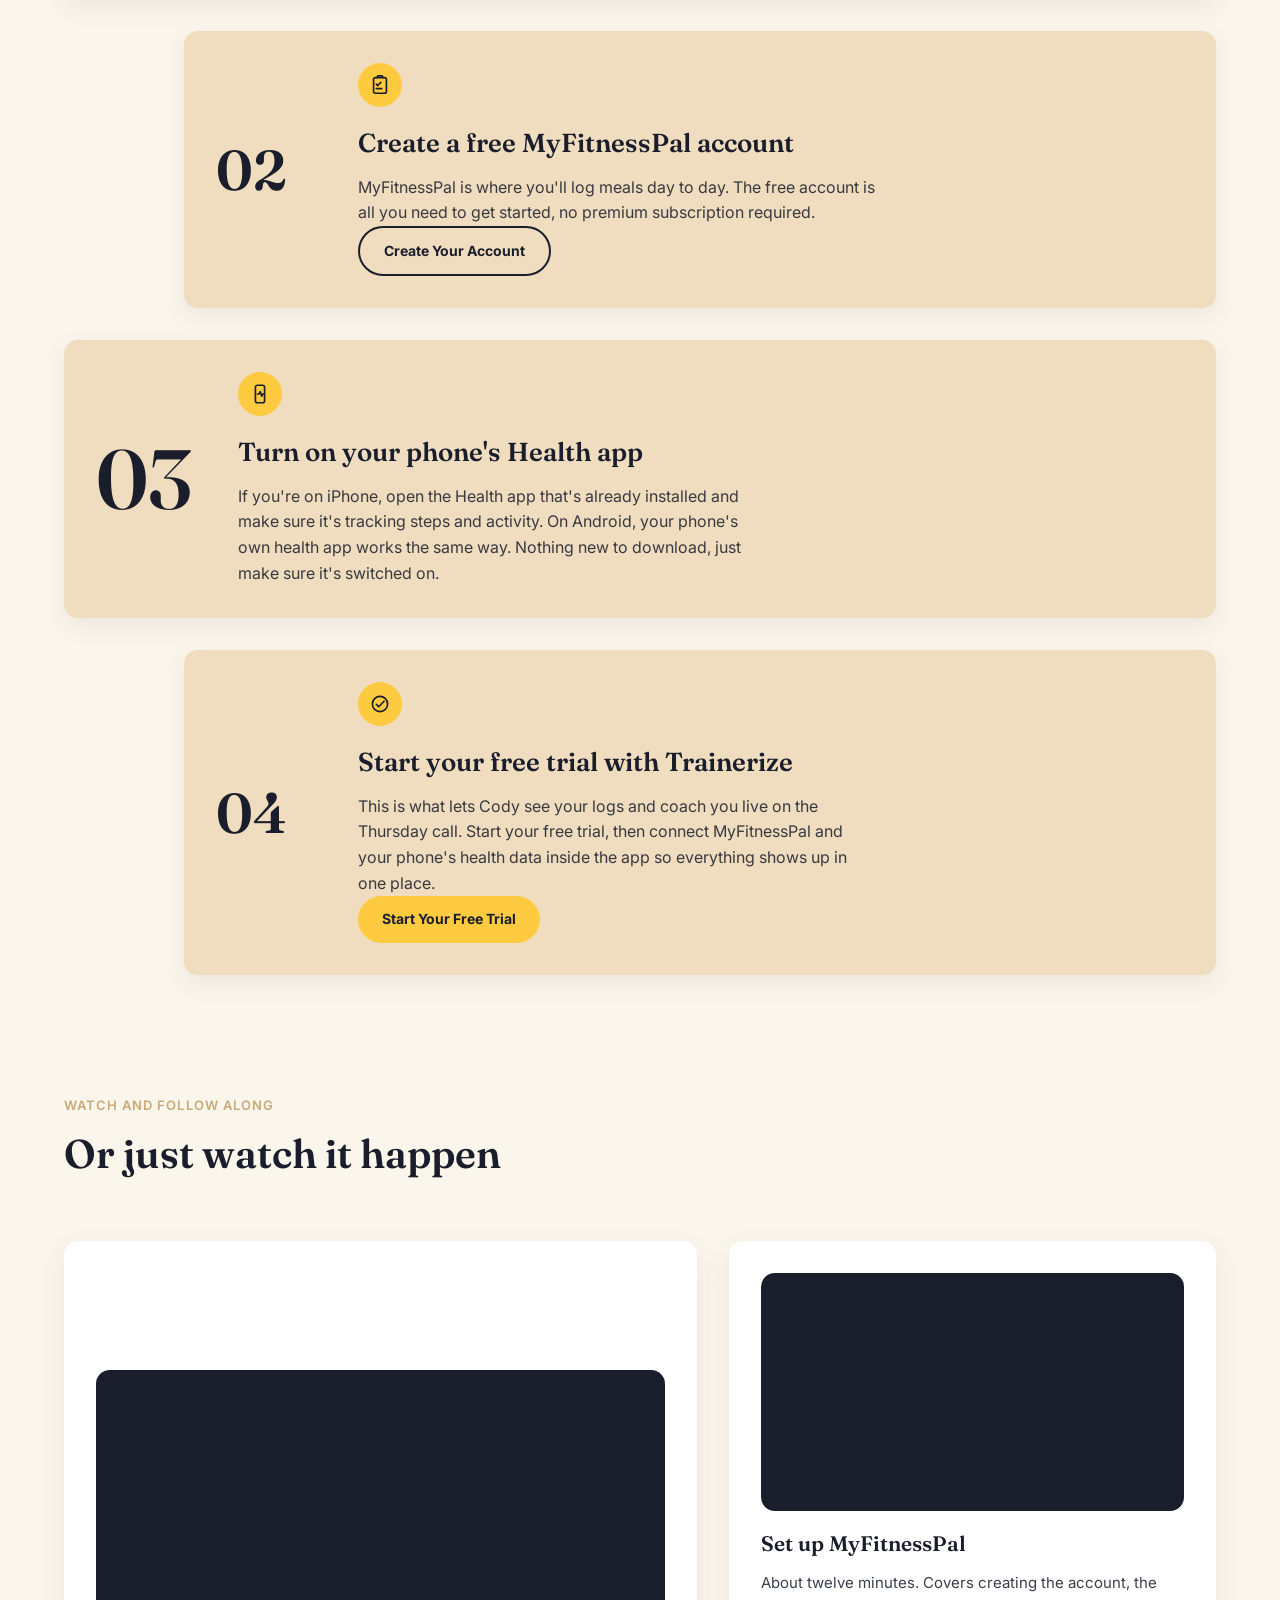
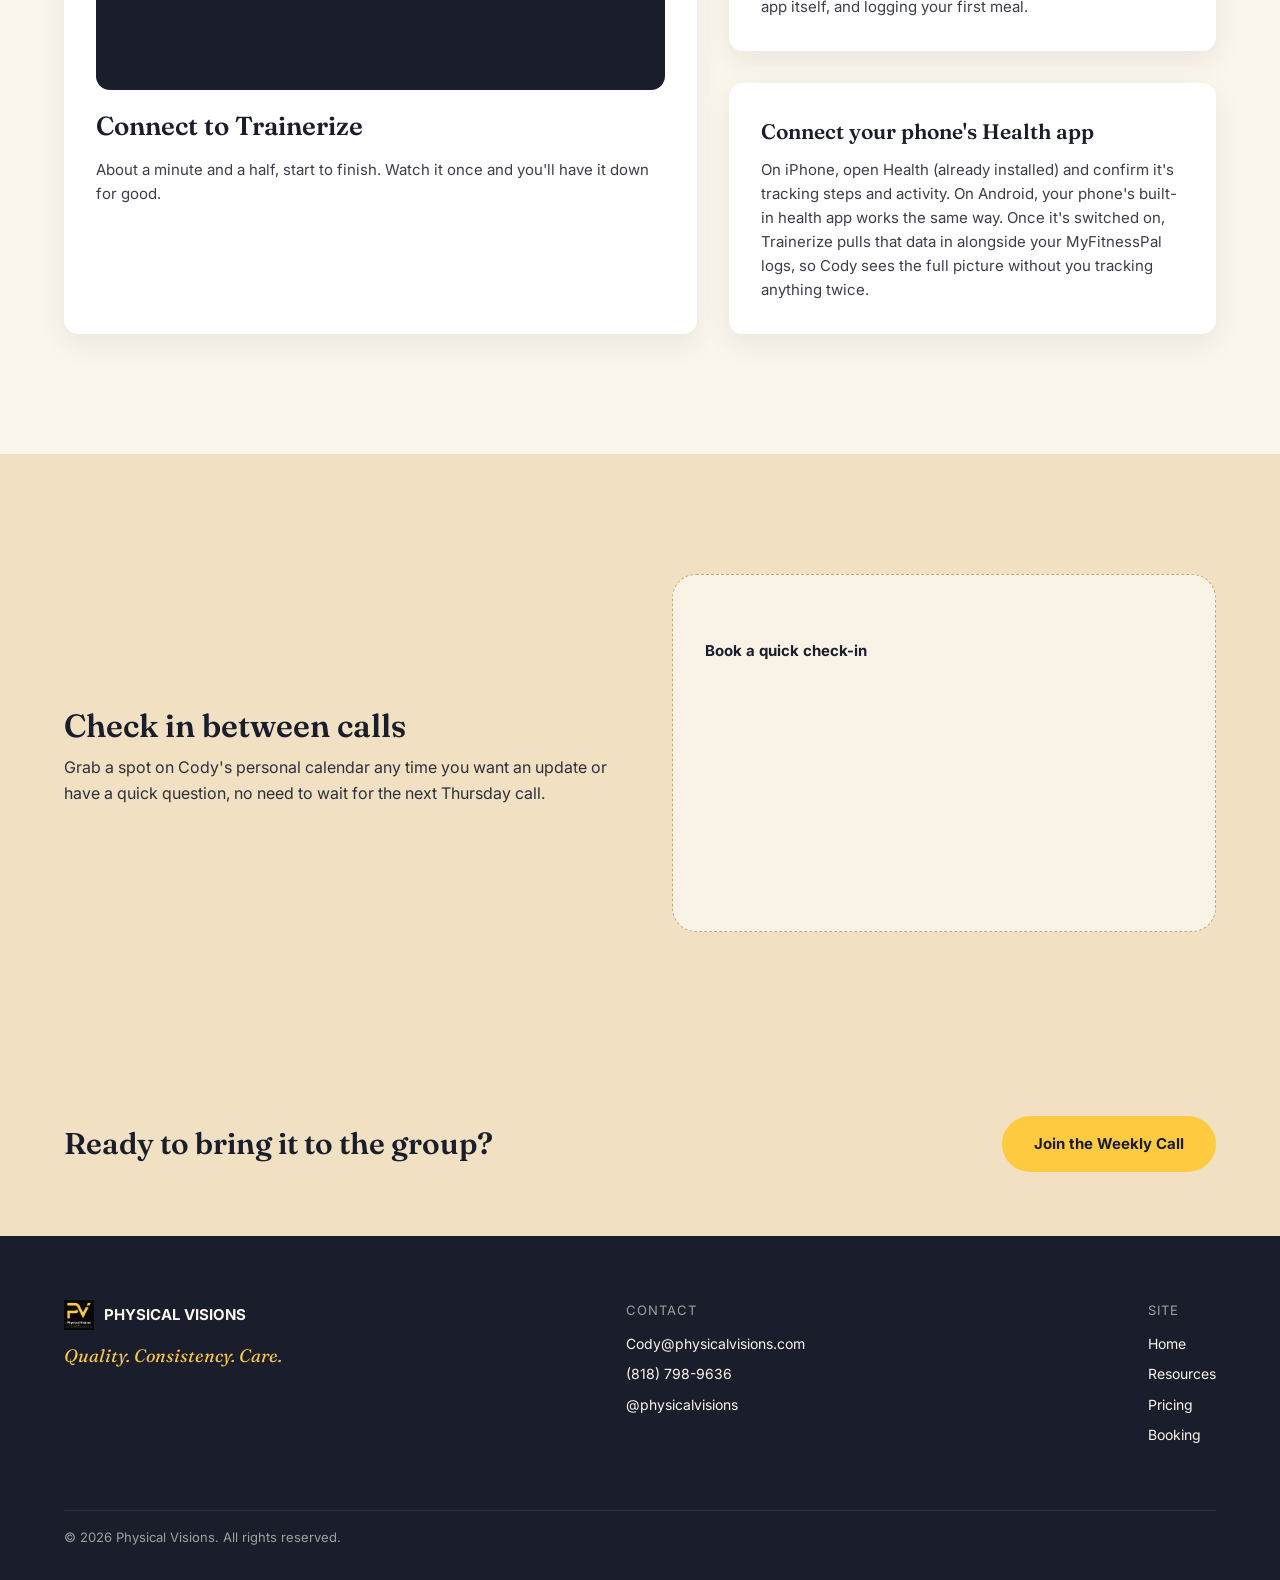
<file: resources.html>
<!DOCTYPE html>
<html lang="en">
<head>
  <meta charset="UTF-8" />
  <meta name="viewport" content="width=device-width, initial-scale=1.0" />
  <title>Resources | Physical Visions</title>
  <meta name="description" content="Get set up before your free coaching call with Cody Carrier, NASM-certified coach: a baseline calorie number, MyFitnessPal, Apple Health, and Trainerize, in about fifteen minutes." />
  <link rel="stylesheet" href="styles.css" />
  <link rel="icon" href="assets/pv-logo.png" />
  <link rel="preconnect" href="https://fonts.googleapis.com" />
  <link rel="preconnect" href="https://fonts.gstatic.com" crossorigin />
  <link href="https://fonts.googleapis.com/css2?family=Fraunces:ital,opsz,wght@0,9..144,300..700;1,9..144,300..700&family=Inter:wght@400;500;600;700&display=swap" rel="stylesheet" />
</head>
<body>

  <!-- =========================================================
       SKY — full-bleed cloud background behind nav + page-hero
       ========================================================= -->
  <div class="sky">

    <nav class="nav">
      <div class="nav-logo">
        <img src="assets/pv-logo.png" alt="Physical Visions" />
        <span class="nav-logo-word">PHYSICAL VISIONS</span>
      </div>
      <div class="nav-links" id="nav-links">
        <a href="index.html">Home</a>
        <a href="resources.html" class="active">Resources</a>
        <a href="pricing.html">Pricing</a>
        <a href="booking.html">Booking</a>
        <a href="booking.html" class="btn btn-sm nav-links-cta">Book a Call</a>
      </div>
      <a href="booking.html" class="btn btn-sm nav-cta-desktop">Book a Call</a>
      <button type="button" class="nav-toggle" id="nav-toggle" aria-label="Toggle menu" aria-expanded="false" aria-controls="nav-links">
        <span></span><span></span><span></span>
      </button>
    </nav>

    <header class="page-hero container">
      <span class="hero-label">Get Ready</span>
      <h1 class="page-hero-headline">Get set up before Thursday.</h1>
      <p class="page-hero-sub">Four short steps, about fifteen minutes total, that give you a baseline number, a place to log, and a way for Cody to actually see it on the call.</p>
    </header>

  </div>

  <!-- =========================================================
       FREE CALL — asymmetric two-column, floating chip
       ========================================================= -->
  <section class="call-teaser">
    <div class="container call-grid">
      <div class="reveal">
        <h2 class="section-heading">Still a call away</h2>
        <p class="call-body">Every Thursday, Cody hosts a free coaching call with <span data-seats-left>6</span> seats left this week. The steps below aren't required before you book, but they take about fifteen minutes and mean Cody can see your numbers and logs live on the call, not just hear about them secondhand.</p>
        <a href="booking.html#booking-widget-section" class="btn">Join the Community</a>
      </div>

      <div class="call-chip reveal">
        <div class="call-chip-title">Every Thursday</div>
        <div class="call-chip-sub"><span data-seats-left>6</span> seats left this week, kept intentionally small so every person actually gets heard.</div>
      </div>
    </div>
  </section>

  <!-- =========================================================
       GET SET UP — 4-step journey rows, alternating offset
       ========================================================= -->
  <section class="journey">
    <div class="container">
      <div class="section-header reveal">
        <span class="section-label">Get Set Up</span>
        <h2 class="section-heading">Four steps, about fifteen minutes</h2>
      </div>

      <div class="journey-rows">

        <div class="journey-row reveal">
          <span class="journey-number">01</span>
          <div>
            <div class="journey-icon" aria-hidden="true">
              <svg viewBox="0 0 24 24" fill="none" stroke="currentColor" stroke-width="1.8" stroke-linecap="round" stroke-linejoin="round">
                <path d="M4 16a8 8 0 1 1 16 0" />
                <path d="M12 16 16 10" />
                <circle cx="12" cy="16" r="1.3" fill="currentColor" stroke="none" />
              </svg>
            </div>
            <p class="journey-row-title">Find your baseline with NASM's calculator</p>
            <p class="journey-row-body">NASM's free calorie calculator gives you a starting daily number based on your age, weight, activity level, and goal. It's not a diet, just a number worth having before you start logging anything.</p>
            <a href="https://www.nasm.org/resources/calorie-calculator" target="_blank" rel="noopener" class="btn btn-outline btn-sm">Open the Calculator</a>
          </div>
        </div>

        <div class="journey-row offset reveal">
          <span class="journey-number journey-number--md">02</span>
          <div>
            <div class="journey-icon" aria-hidden="true">
              <svg viewBox="0 0 24 24" fill="none" stroke="currentColor" stroke-width="1.8" stroke-linecap="round" stroke-linejoin="round">
                <rect x="5" y="4" width="14" height="17" rx="2" />
                <path d="M9 4V3a1 1 0 0 1 1-1h4a1 1 0 0 1 1 1v1" />
                <path d="M8 11l1.6 1.6L13 9" />
                <path d="M8 16h6" />
              </svg>
            </div>
            <p class="journey-row-title">Create a free MyFitnessPal account</p>
            <p class="journey-row-body">MyFitnessPal is where you'll log meals day to day. The free account is all you need to get started, no premium subscription required.</p>
            <a href="https://www.myfitnesspal.com/account/create/welcome" target="_blank" rel="noopener" class="btn btn-outline btn-sm">Create Your Account</a>
          </div>
        </div>

        <div class="journey-row reveal">
          <span class="journey-number journey-number--lg">03</span>
          <div>
            <div class="journey-icon" aria-hidden="true">
              <svg viewBox="0 0 24 24" fill="none" stroke="currentColor" stroke-width="1.8" stroke-linecap="round" stroke-linejoin="round">
                <rect x="7" y="2.5" width="10" height="19" rx="2.2" />
                <path d="M9.3 12h1.8l1.2-2.6 1.6 5 1.1-2.4h1.7" />
              </svg>
            </div>
            <p class="journey-row-title">Turn on your phone's Health app</p>
            <p class="journey-row-body">If you're on iPhone, open the Health app that's already installed and make sure it's tracking steps and activity. On Android, your phone's own health app works the same way. Nothing new to download, just make sure it's switched on.</p>
          </div>
        </div>

        <div class="journey-row offset reveal">
          <span class="journey-number journey-number--md">04</span>
          <div>
            <div class="journey-icon" aria-hidden="true">
              <svg viewBox="0 0 24 24" fill="none" stroke="currentColor" stroke-width="1.8" stroke-linecap="round" stroke-linejoin="round">
                <circle cx="12" cy="12" r="8.3" />
                <path d="M8 12.3 10.6 15 16.4 9" />
              </svg>
            </div>
            <p class="journey-row-title">Start your free trial with Trainerize</p>
            <p class="journey-row-body">This is what lets Cody see your logs and coach you live on the Thursday call. Start your free trial, then connect MyFitnessPal and your phone's health data inside the app so everything shows up in one place.</p>
            <a href="https://www.trainerize.me/profile/physicalvisions/?planGUID=274cf5bb25ba40e49589ebccab88f5dc&mode=checkout" target="_blank" rel="noopener" class="btn btn-sm">Start Your Free Trial</a>
          </div>
        </div>

      </div>
    </div>
  </section>

  <!-- =========================================================
       WATCH AND FOLLOW ALONG — featured + stacked video embeds
       ========================================================= -->
  <section class="journey journey--tight">
    <div class="container">
      <div class="section-header reveal">
        <span class="section-label">Watch And Follow Along</span>
        <h2 class="section-heading">Or just watch it happen</h2>
      </div>

      <div class="nutrient-grid">
        <div class="nutrient-card nutrient-featured reveal">
          <div class="video-embed">
            <iframe src="https://www.youtube-nocookie.com/embed/VyZyns2Q5nM" title="Connect to Trainerize" loading="lazy" allow="accelerometer; encrypted-media; picture-in-picture" allowfullscreen></iframe>
          </div>
          <p class="nutrient-name">Connect to Trainerize</p>
          <p class="nutrient-body">About a minute and a half, start to finish. Watch it once and you'll have it down for good.</p>
        </div>

        <div class="nutrient-stack">
          <div class="nutrient-card reveal">
            <div class="video-embed">
              <iframe src="https://www.youtube-nocookie.com/embed/ocR7Ixg7J3A" title="MyFitnessPal setup walkthrough" loading="lazy" allow="accelerometer; encrypted-media; picture-in-picture" allowfullscreen></iframe>
            </div>
            <p class="nutrient-name">Set up MyFitnessPal</p>
            <p class="nutrient-body">About twelve minutes. Covers creating the account, the app itself, and logging your first meal.</p>
          </div>

          <div class="nutrient-card reveal">
            <p class="nutrient-name">Connect your phone's Health app</p>
            <p class="nutrient-body">On iPhone, open Health (already installed) and confirm it's tracking steps and activity. On Android, your phone's built-in health app works the same way. Once it's switched on, Trainerize pulls that data in alongside your MyFitnessPal logs, so Cody sees the full picture without you tracking anything twice.</p>
          </div>
        </div>
      </div>
    </div>
  </section>

  <!-- =========================================================
       CHECK-IN / INTAKE — live GHL personal-calendar embed
       ========================================================= -->
  <section class="coach">
    <div class="container checkin-grid">
      <div class="reveal">
        <h2 class="coach-name">Check in between calls</h2>
        <div class="coach-bio">
          <p>Grab a spot on Cody's personal calendar any time you want an update or have a quick question, no need to wait for the next Thursday call.</p>
        </div>
      </div>

      <div class="checkin-card reveal">
        <p class="checkin-label">Book a quick check-in</p>
        <iframe src="https://link.martechla.com/widget/booking/QrX6hpUYPVcCQMl5WtVl" style="width: 100%;border:none;overflow: hidden;" scrolling="no" id="QrX6hpUYPVcCQMl5WtVl_1783221238558"></iframe><br>
        <script src="https://link.martechla.com/js/form_embed.js" type="text/javascript"></script>
      </div>
    </div>
  </section>

  <!-- =========================================================
       CTA BAND — shared component (T-01), drives to booking.html
       ========================================================= -->
  <section class="cta-band">
    <div class="container">
      <h2 class="cta-band-heading">Ready to bring it to the group?</h2>
      <a href="booking.html#booking-widget-section" class="btn">Join the Weekly Call</a>
    </div>
  </section>

  <!-- =========================================================
       FOOTER
       ========================================================= -->
  <footer class="footer">
    <div class="container">
      <div class="footer-top">
        <div>
          <div class="footer-brand">
            <img src="assets/pv-logo.png" alt="Physical Visions" />
            <span class="footer-brand-word">PHYSICAL VISIONS</span>
          </div>
          <p class="footer-tagline">Quality. Consistency. Care.</p>
        </div>

        <div>
          <p class="footer-col-title">Contact</p>
          <div class="footer-links">
            <a href="mailto:Cody@physicalvisions.com">Cody@physicalvisions.com</a>
            <a href="tel:+18187989636">(818) 798-9636</a>
            <a href="https://instagram.com/physicalvisions" target="_blank" rel="noopener">@physicalvisions</a>
          </div>
        </div>

        <div>
          <p class="footer-col-title">Site</p>
          <div class="footer-links">
            <a href="index.html">Home</a>
            <a href="resources.html">Resources</a>
            <a href="pricing.html">Pricing</a>
            <a href="booking.html">Booking</a>
          </div>
        </div>
      </div>

      <div class="footer-bottom">
        <span>&copy; 2026 Physical Visions. All rights reserved.</span>
      </div>
    </div>
  </footer>

  <script src="script.js"></script>
</body>
</html>
</file>
<file: styles.css>
/* =========================================================
   Physical Visions — Home Page
   Design system: gold accent, cream/cloud floating sections,
   warm tan "grounded" sections for settled moments.
   No build step — nudge the variables below and save.
   ========================================================= */

/* -------------------------
   CSS Custom Properties
   ------------------------- */
:root {
  /* Locked accent — the one saturated color in the whole system */
  --gold: #FDCA40;

  /* Base surfaces */
  --cream: #FBF6EC;          /* default warm background under the cloud sections */
  --dark-text: #1A1D2B;      /* text ONLY — never a section background */

  /* Grounded / settled section — warm tan counterpoint to the floating cloud sections */
  --tan-section: #F1E1C2;
  --card-tan: #F0DDBF;
  --card-tan-dark: #C9A876;

  /* Cloud / sky */
  --sky-light: #8FD3F4;
  --sky-deep: #2E9CDB;

  /* Type */
  --font-headline: 'Fraunces', Georgia, serif;
  --font-body: 'Inter', Helvetica, Arial, sans-serif;

  /* Spacing + radius */
  --space-xs: 8px;
  --space-sm: 16px;
  --space-md: 32px;
  --space-lg: 64px;
  --space-xl: 120px;
  --radius-sm: 6px;
  --radius-md: 14px;
  --radius-lg: 24px;
  --radius-pill: 100px;
}

/* -------------------------
   Reset & Base
   ------------------------- */
*, *::before, *::after {
  box-sizing: border-box;
  margin: 0;
  padding: 0;
}

html { scroll-behavior: smooth; }

body {
  font-family: var(--font-body);
  font-size: 1rem;
  line-height: 1.6;
  color: var(--dark-text);
  background: var(--cream);
  -webkit-font-smoothing: antialiased;
  overflow-x: hidden;
}

img { display: block; max-width: 100%; height: auto; }
a { color: inherit; text-decoration: none; }
ul { list-style: none; }

.container {
  width: 100%;
  max-width: 1280px;
  margin: 0 auto;
  padding: 0 64px;
}

/* =========================================================
   MOTION
   Clouds drift continuously; floating elements bob gently;
   grounded sections stay completely still by design — that
   stillness is the point, not an oversight. Content fades in
   on scroll via the .reveal class (see script.js).
   ========================================================= */
@keyframes cloud-drift {
  0%   { background-position: 0% center; }
  100% { background-position: 100% center; }
}

@keyframes gentle-float {
  0%, 100% { transform: translateY(0px); }
  50%      { transform: translateY(-6px); }
}

.reveal {
  opacity: 0;
  transform: translateY(24px);
  transition: opacity 0.7s ease, transform 0.7s ease;
}

.reveal.in-view {
  opacity: 1;
  transform: translateY(0);
}

@media (prefers-reduced-motion: reduce) {
  * { animation: none !important; transition: none !important; }
  .reveal { opacity: 1; transform: none; }
}

/* =========================================================
   SKY — full-bleed cloud background behind nav + hero
   ========================================================= */
.sky {
  position: relative;
  background:
    linear-gradient(rgba(255, 255, 255, 0.32), rgba(255, 255, 255, 0.32)),
    url('assets/clouds-bg.jpg');
  background-size: 200% auto, cover;
  background-position: 0% center, center;
  animation: cloud-drift 60s ease-in-out infinite alternate;
}

/* -------------------------
   Nav
   ------------------------- */
.nav {
  display: flex;
  align-items: center;
  justify-content: space-between;
  padding: var(--space-md) 64px;
}

.nav-logo {
  display: flex;
  align-items: center;
  gap: 10px;
}

.nav-logo img {
  height: 34px;
  width: auto;
}

.nav-logo-word {
  font-family: var(--font-body);
  font-weight: 700;
  font-size: 16px;
  letter-spacing: 0.02em;
}

.nav-links {
  display: flex;
  gap: 40px;
  font-size: 15px;
}

.nav-links a:hover { opacity: 0.7; }

.nav-links .nav-links-cta { display: none; }

.nav-toggle {
  display: none;
  flex-direction: column;
  justify-content: center;
  gap: 5px;
  width: 40px;
  height: 40px;
  background: none;
  border: none;
  cursor: pointer;
}

.nav-toggle span {
  display: block;
  width: 22px;
  height: 2px;
  background: var(--dark-text);
  margin: 0 auto;
  transition: transform 0.2s ease, opacity 0.2s ease;
}

.nav-toggle.open span:nth-child(1) { transform: translateY(7px) rotate(45deg); }
.nav-toggle.open span:nth-child(2) { opacity: 0; }
.nav-toggle.open span:nth-child(3) { transform: translateY(-7px) rotate(-45deg); }

/* -------------------------
   Buttons
   ------------------------- */
.btn {
  display: inline-flex;
  align-items: center;
  justify-content: center;
  font-family: var(--font-body);
  font-weight: 700;
  font-size: 15px;
  padding: 16px 32px;
  border-radius: var(--radius-pill);
  background: var(--gold);
  color: var(--dark-text);
  border: none;
  cursor: pointer;
  transition: transform 0.2s ease, box-shadow 0.2s ease;
}

.btn:hover {
  transform: translateY(-2px);
  box-shadow: 0 10px 24px rgba(253, 202, 64, 0.35);
}

.btn-sm {
  padding: 12px 24px;
  font-size: 14px;
}

.btn-outline {
  background: transparent;
  border: 2px solid var(--dark-text);
  color: var(--dark-text);
}

.btn-outline:hover {
  box-shadow: none;
  background: var(--dark-text);
  color: var(--tan-section);
}

/* -------------------------
   Hero
   ------------------------- */
.hero {
  display: flex;
  align-items: flex-start;
  padding: 24px 0 var(--space-xl);
  position: relative;
  min-height: 560px;
}

.hero-copy {
  display: flex;
  flex-direction: column;
  align-items: flex-start;
  gap: 20px;
  width: 100%;
  max-width: 560px;
  padding: 40px 0 0 64px;
}

.hero-label {
  font-family: var(--font-body);
  font-weight: 600;
  font-size: 13px;
  letter-spacing: 0.08em;
  text-transform: uppercase;
  color: var(--dark-text);
  opacity: 0.65;
}

.hero-headline {
  font-family: var(--font-headline);
  font-optical-sizing: auto;
  font-weight: 600;
  font-size: 58px;
  line-height: 1.15;
  letter-spacing: -0.01em;
  color: var(--dark-text);
}

.hero-headline em {
  font-style: italic;
  font-weight: 500;
}

.hero-sub {
  font-family: var(--font-body);
  font-size: 17px;
  line-height: 1.6;
  color: var(--dark-text);
  max-width: 460px;
}

.hero-cta-row {
  display: flex;
  flex-direction: column;
  gap: 10px;
  padding-top: 8px;
}

.hero-trust {
  font-family: var(--font-body);
  font-size: 13px;
  color: var(--dark-text);
  opacity: 0.65;
}

.credential-chip {
  position: absolute;
  top: 380px;
  right: 96px;
  display: flex;
  flex-direction: column;
  gap: 4px;
  padding: 20px 24px;
  border-radius: var(--radius-md);
  background: rgba(255, 255, 255, 0.85);
  box-shadow: 0 16px 34px rgba(20, 50, 80, 0.16);
  width: 240px;
  animation: gentle-float 5s ease-in-out infinite;
}

.credential-chip-title {
  font-family: var(--font-headline);
  font-weight: 600;
  font-size: 20px;
  color: var(--dark-text);
}

.credential-chip-sub {
  font-family: var(--font-body);
  font-size: 13px;
  color: var(--dark-text);
  opacity: 0.7;
}

/* =========================================================
   SECTION HEADER (shared pattern)
   ========================================================= */
.section-header {
  display: flex;
  flex-direction: column;
  gap: 16px;
  max-width: 560px;
  margin-bottom: var(--space-lg);
}

.section-label {
  font-family: var(--font-body);
  font-weight: 600;
  font-size: 13px;
  letter-spacing: 0.08em;
  text-transform: uppercase;
  color: var(--card-tan-dark);
}

.section-heading {
  font-family: var(--font-headline);
  font-weight: 600;
  font-size: 40px;
  line-height: 1.15;
  color: var(--dark-text);
}

/* =========================================================
   JOURNEY SECTION ("How It Works") — grounded, settled
   ========================================================= */
.journey {
  background: var(--cream);
  padding: var(--space-xl) 0;
}

.journey-rows {
  display: flex;
  flex-direction: column;
  gap: var(--space-md);
}

.journey-row {
  display: flex;
  align-items: center;
  gap: 32px;
  width: 100%;
  box-sizing: border-box;
  background: var(--card-tan);
  border-radius: var(--radius-md);
  padding: var(--space-md);
  box-shadow: 0 8px 24px rgba(42, 46, 64, 0.08);
}

.journey-row > div {
  flex: 1;
  min-width: 0;
}

.journey-row.offset {
  width: calc(100% - 120px);
  margin-left: 120px;
}

.journey-number {
  font-family: var(--font-headline);
  font-weight: 600;
  font-size: 72px;
  color: var(--dark-text);
  width: 110px;
  flex-shrink: 0;
}

.journey-number--md { font-size: 56px; }
.journey-number--lg { font-size: 84px; }

.journey-icon {
  display: flex;
  align-items: center;
  justify-content: center;
  width: 44px;
  height: 44px;
  border-radius: 50%;
  background: var(--gold);
  margin-bottom: var(--space-sm);
}

.journey-icon svg {
  width: 22px;
  height: 22px;
  color: var(--dark-text);
}

.journey-row-title {
  font-family: var(--font-headline);
  font-weight: 600;
  font-size: 26px;
  color: var(--dark-text);
  margin-bottom: 10px;
}

.journey-row-body {
  font-family: var(--font-body);
  font-size: 16px;
  line-height: 1.6;
  color: var(--dark-text);
  opacity: 0.85;
  max-width: 520px;
}

/* =========================================================
   WHO THIS IS FOR — asymmetric two-column, floating quote card
   ========================================================= */
.who {
  position: relative;
  background:
    linear-gradient(rgba(255, 255, 255, 0.55), rgba(255, 255, 255, 0.55)),
    url('assets/clouds-bg.jpg');
  background-size: 200% auto, cover;
  background-position: 0% center, center;
  animation: cloud-drift 70s ease-in-out infinite alternate;
  padding: var(--space-xl) 0;
}

.who-grid {
  display: grid;
  grid-template-columns: 1.1fr 0.9fr;
  gap: var(--space-lg);
  align-items: start;
}

.who-list {
  display: flex;
  flex-direction: column;
  gap: var(--space-sm);
  margin-top: var(--space-sm);
}

.who-item {
  display: flex;
  align-items: flex-start;
  gap: 14px;
  font-size: 17px;
  line-height: 1.5;
}

.who-check {
  flex-shrink: 0;
  width: 26px;
  height: 26px;
  border-radius: 50%;
  background: var(--gold);
  color: var(--dark-text);
  display: flex;
  align-items: center;
  justify-content: center;
  font-weight: 700;
  font-size: 14px;
  margin-top: 2px;
}

.who-closing {
  margin-top: var(--space-md);
  font-family: var(--font-headline);
  font-style: italic;
  font-size: 20px;
  line-height: 1.4;
  max-width: 460px;
}

.who-card {
  background: rgba(255, 255, 255, 0.85);
  border-radius: var(--radius-lg);
  padding: var(--space-lg) var(--space-md);
  box-shadow: 0 20px 44px rgba(20, 50, 80, 0.14);
  animation: gentle-float 6s ease-in-out infinite;
  margin-top: 48px;
}

.who-card-number {
  font-family: var(--font-headline);
  font-size: 64px;
  font-weight: 600;
  color: var(--gold);
  line-height: 1;
}

.who-card-label {
  font-size: 15px;
  margin-top: 8px;
  opacity: 0.75;
}

/* =========================================================
   COACH — grounded/settled tan section, asymmetric photo
   ========================================================= */
.coach {
  background: var(--tan-section);
  padding: var(--space-xl) 0;
}

.coach-grid {
  display: grid;
  grid-template-columns: 0.85fr 1.15fr;
  gap: var(--space-lg);
  align-items: center;
}

.coach-photo-wrap {
  position: relative;
}

.coach-photo {
  border-radius: var(--radius-lg);
  overflow: hidden;
  box-shadow: 0 24px 50px rgba(42, 46, 64, 0.18);
  transform: rotate(-2deg);
}

.coach-photo img {
  width: 100%;
  aspect-ratio: 4 / 5;
  object-fit: cover;
}

.coach-credential-tag {
  position: absolute;
  bottom: -20px;
  right: -20px;
  background: var(--dark-text);
  color: var(--gold);
  padding: 14px 20px;
  border-radius: var(--radius-md);
  font-size: 13px;
  font-weight: 600;
  letter-spacing: 0.02em;
  box-shadow: 0 12px 28px rgba(20, 50, 80, 0.25);
}

.coach-name {
  font-family: var(--font-headline);
  font-weight: 600;
  font-size: 32px;
  margin-bottom: 4px;
}

.coach-title {
  font-size: 15px;
  opacity: 0.7;
  margin-bottom: var(--space-sm);
}

.coach-bio p {
  margin-bottom: 16px;
  max-width: 560px;
  opacity: 0.9;
}

.coach-bio p:last-child { margin-bottom: 0; }

/* =========================================================
   TESTIMONIALS — asymmetric, one featured + two stacked
   ========================================================= */
.testimonials {
  background: var(--cream);
  padding: var(--space-xl) 0;
}

.testimonial-grid {
  display: grid;
  grid-template-columns: 1.3fr 1fr;
  gap: var(--space-md);
}

.testimonial-card {
  background: #fff;
  border-radius: var(--radius-md);
  padding: var(--space-md);
  box-shadow: 0 10px 28px rgba(42, 46, 64, 0.08);
  display: flex;
  flex-direction: column;
  gap: 16px;
}

.testimonial-featured {
  padding: var(--space-lg) var(--space-md);
  justify-content: center;
}

.testimonial-stack {
  display: flex;
  flex-direction: column;
  gap: var(--space-md);
}

.testimonial-quote {
  font-family: var(--font-headline);
  font-size: 22px;
  line-height: 1.45;
  color: var(--dark-text);
}

.testimonial-stack .testimonial-quote {
  font-size: 17px;
}

.testimonial-person {
  display: flex;
  align-items: center;
  gap: 12px;
}

.testimonial-person img {
  width: 48px;
  height: 48px;
  border-radius: 50%;
  object-fit: cover;
}

.testimonial-name {
  font-weight: 700;
  font-size: 14px;
}

.testimonial-context {
  font-size: 13px;
  opacity: 0.65;
}

/* =========================================================
   BOOKING — cloud section, countdown + seats + GHL widget
   ========================================================= */
.booking {
  position: relative;
  background:
    linear-gradient(rgba(255, 255, 255, 0.4), rgba(255, 255, 255, 0.4)),
    url('assets/clouds-bg.jpg');
  background-size: 200% auto, cover;
  background-position: 0% center, center;
  animation: cloud-drift 80s ease-in-out infinite alternate;
  padding: var(--space-xl) 0;
}

.booking-header {
  text-align: center;
  max-width: 640px;
  margin: 0 auto var(--space-lg);
}

.booking-header .section-label { justify-content: center; }

.booking-intro {
  font-size: 17px;
  opacity: 0.85;
  margin-top: 12px;
}

.urgency-row {
  display: flex;
  justify-content: center;
  gap: var(--space-md);
  flex-wrap: wrap;
  margin-bottom: var(--space-lg);
}

.urgency-card {
  background: rgba(255, 255, 255, 0.85);
  border-radius: var(--radius-md);
  padding: 18px 28px;
  text-align: center;
  min-width: 140px;
  box-shadow: 0 12px 28px rgba(20, 50, 80, 0.12);
  animation: gentle-float 5.5s ease-in-out infinite;
}

.urgency-card:nth-child(2) { animation-delay: 0.6s; }

.urgency-number {
  font-family: var(--font-headline);
  font-weight: 600;
  font-size: 30px;
  color: var(--dark-text);
}

.urgency-label {
  font-size: 12px;
  letter-spacing: 0.06em;
  text-transform: uppercase;
  opacity: 0.65;
  margin-top: 4px;
}

.booking-widget {
  max-width: 720px;
  margin: 0 auto;
  background: #fff;
  border-radius: var(--radius-lg);
  padding: var(--space-sm);
  box-shadow: 0 24px 50px rgba(20, 50, 80, 0.16);
}

.booking-widget iframe {
  width: 100%;
  min-height: 480px;
  border: none;
}

.booking-note {
  text-align: center;
  max-width: 520px;
  margin: var(--space-md) auto 0;
  font-size: 14px;
  opacity: 0.7;
}

/* =========================================================
   FAQ — side-by-side grid, not an accordion
   ========================================================= */
.faq {
  background: var(--tan-section);
  padding: var(--space-xl) 0;
}

.faq-grid {
  display: grid;
  grid-template-columns: 1fr 1fr;
  gap: var(--space-md) var(--space-lg);
}

.faq-item {
  padding-bottom: var(--space-sm);
  border-bottom: 1px solid rgba(26, 29, 43, 0.12);
}

.faq-q {
  font-family: var(--font-headline);
  font-weight: 600;
  font-size: 19px;
  margin-bottom: 8px;
}

.faq-a {
  font-size: 15px;
  opacity: 0.85;
}

/* =========================================================
   FOOTER
   ========================================================= */
.footer {
  background: var(--dark-text);
  color: var(--cream);
  padding: var(--space-lg) 0 var(--space-md);
}

.footer-top {
  display: flex;
  justify-content: space-between;
  align-items: flex-start;
  gap: var(--space-lg);
  flex-wrap: wrap;
  padding-bottom: var(--space-lg);
}

.footer-brand {
  display: flex;
  align-items: center;
  gap: 10px;
}

.footer-brand img { height: 30px; }

.footer-brand-word {
  font-weight: 700;
  font-size: 15px;
  color: var(--cream);
}

.footer-tagline {
  font-family: var(--font-headline);
  font-style: italic;
  font-size: 18px;
  color: var(--gold);
  margin-top: 12px;
}

.footer-col-title {
  font-size: 13px;
  letter-spacing: 0.08em;
  text-transform: uppercase;
  opacity: 0.6;
  margin-bottom: 12px;
}

.footer-links {
  display: flex;
  flex-direction: column;
  gap: 8px;
  font-size: 14px;
}

.footer-links a:hover { opacity: 0.7; }

.footer-bottom {
  border-top: 1px solid rgba(251, 246, 236, 0.15);
  padding-top: var(--space-sm);
  font-size: 13px;
  opacity: 0.6;
  display: flex;
  justify-content: space-between;
  flex-wrap: wrap;
  gap: 8px;
}

/* =========================================================
   RESPONSIVE
   ========================================================= */
@media (max-width: 960px) {
  .hero { flex-direction: column; }
  .hero-copy { padding: 32px 24px 0; max-width: 100%; }
  .hero-headline { font-size: 40px; }
  .credential-chip { position: static; margin: 32px 24px 0; width: auto; }

  .journey-row.offset { margin-left: 0; }
  .journey-row { flex-direction: column; align-items: flex-start; }

  .who-grid { grid-template-columns: 1fr; }
  .who-card { margin-top: var(--space-md); }

  .coach-grid { grid-template-columns: 1fr; }
  .coach-photo { max-width: 320px; margin: 0 auto; }
  .coach-credential-tag { right: 12px; bottom: -16px; }

  .testimonial-grid { grid-template-columns: 1fr; }

  .faq-grid { grid-template-columns: 1fr; }

  .container { padding: 0 24px; }
  .nav { padding: 20px 24px; position: relative; }

  .nav-cta-desktop { display: none; }
  .nav-toggle { display: flex; }

  .nav-links {
    position: absolute;
    z-index: 30;
    top: 100%;
    left: 0;
    right: 0;
    flex-direction: column;
    align-items: flex-start;
    gap: 0;
    background: var(--cream);
    box-shadow: 0 16px 30px rgba(20, 50, 80, 0.14);
    max-height: 0;
    overflow: hidden;
    transition: max-height 0.25s ease;
  }

  .nav-links.open { max-height: 480px; }

  .nav-links a {
    width: 100%;
    padding: 16px 24px;
    border-bottom: 1px solid rgba(26, 29, 43, 0.08);
  }

  .nav-links .nav-links-cta {
    display: inline-flex;
    margin: 16px 24px;
    width: calc(100% - 48px);
  }
}

/* === SHARED MULTI-PAGE COMPONENTS (T-01) === */

/* Active nav state */
.nav-links a.active {
  color: var(--gold);
  font-weight: 700;
}

/* -------------------------
   Page hero — shorter cloud hero for inner pages
   ------------------------- */
.page-hero {
  padding: 24px 64px var(--space-lg);
  max-width: 720px;
}

.page-hero .hero-label {
  display: inline-block;
  margin-bottom: 20px;
}

.page-hero-headline {
  font-family: var(--font-headline);
  font-optical-sizing: auto;
  font-weight: 600;
  font-size: clamp(2rem, 5vw, 3.2rem);
  line-height: 1.15;
  letter-spacing: -0.01em;
  color: var(--dark-text);
  margin-bottom: 16px;
}

.page-hero-sub {
  font-family: var(--font-body);
  font-size: 17px;
  line-height: 1.6;
  color: var(--dark-text);
  opacity: 0.85;
  max-width: 520px;
}

/* -------------------------
   CTA band — static tan band driving to booking.html
   ------------------------- */
.cta-band {
  background: var(--tan-section);
  padding: var(--space-lg) 0;
}

.cta-band .container {
  display: flex;
  align-items: center;
  justify-content: space-between;
  gap: var(--space-md);
  flex-wrap: wrap;
}

.cta-band-heading {
  font-family: var(--font-headline);
  font-weight: 600;
  font-size: 30px;
  line-height: 1.25;
  color: var(--dark-text);
  max-width: 480px;
}

@media (max-width: 960px) {
  .page-hero {
    padding: 20px 24px var(--space-md);
  }

  .cta-band .container {
    flex-direction: column;
    align-items: flex-start;
    text-align: left;
  }
}
/* === END SHARED MULTI-PAGE COMPONENTS === */

/* === RESOURCES PAGE === */

/* -------------------------
   Free Call teaser — cloud/moving section, asymmetric
   ------------------------- */
.call-teaser {
  background: var(--tan-section);
  padding: var(--space-xl) 0;
}

.call-grid {
  display: grid;
  grid-template-columns: 1.15fr 0.85fr;
  gap: var(--space-lg);
  align-items: center;
}

.call-body {
  font-size: 17px;
  line-height: 1.6;
  opacity: 0.9;
  max-width: 520px;
  margin: var(--space-sm) 0 var(--space-md);
}

.call-chip {
  background: rgba(255, 255, 255, 0.85);
  border-radius: var(--radius-lg);
  padding: var(--space-md);
  box-shadow: 0 20px 44px rgba(20, 50, 80, 0.14);
  animation: gentle-float 6.5s ease-in-out infinite;
}

.call-chip-title {
  font-family: var(--font-headline);
  font-weight: 600;
  font-size: 26px;
  color: var(--dark-text);
}

.call-chip-sub {
  font-size: 14px;
  opacity: 0.75;
  margin-top: 8px;
}

/* -------------------------
   Nutrient grid — one featured + two stacked (Food & Mood)
   ------------------------- */
.nutrient-grid {
  display: grid;
  grid-template-columns: 1.3fr 1fr;
  gap: var(--space-md);
}

.nutrient-card {
  background: #fff;
  border-radius: var(--radius-md);
  padding: var(--space-md);
  box-shadow: 0 10px 28px rgba(42, 46, 64, 0.08);
}

.nutrient-featured {
  padding: var(--space-lg) var(--space-md);
  display: flex;
  flex-direction: column;
  justify-content: center;
}

.nutrient-stack {
  display: flex;
  flex-direction: column;
  gap: var(--space-md);
}

.nutrient-name {
  font-family: var(--font-headline);
  font-weight: 600;
  font-size: 21px;
  margin-bottom: 10px;
  color: var(--dark-text);
}

.nutrient-featured .nutrient-name {
  font-size: 26px;
}

.nutrient-body {
  font-size: 15px;
  line-height: 1.6;
  opacity: 0.85;
}

/* -------------------------
   Video embed — responsive 16:9 wrapper for youtube-nocookie
   iframes, used inside nutrient-card slots
   ------------------------- */
.video-embed {
  position: relative;
  width: 100%;
  aspect-ratio: 16 / 9;
  border-radius: var(--radius-md);
  overflow: hidden;
  background: var(--dark-text);
  margin-bottom: var(--space-sm);
}

.video-embed iframe {
  position: absolute;
  inset: 0;
  width: 100%;
  height: 100%;
  border: none;
}

/* Tighten spacing when a journey section directly follows another */
.journey--tight {
  padding-top: 0;
}

/* -------------------------
   Check-in / intake — tan grounded section, GHL placeholder
   ------------------------- */
.checkin-grid {
  display: grid;
  grid-template-columns: 1fr 1fr;
  gap: var(--space-lg);
  align-items: center;
}

.checkin-card {
  background: rgba(255, 255, 255, 0.6);
  border: 1px dashed var(--card-tan-dark);
  border-radius: var(--radius-lg);
  padding: var(--space-lg) var(--space-md);
  display: flex;
  flex-direction: column;
  gap: 14px;
  align-items: flex-start;
}

.checkin-label {
  font-family: var(--font-body);
  font-weight: 700;
  font-size: 15px;
  color: var(--dark-text);
}

.checkin-sub {
  font-size: 14px;
  opacity: 0.75;
}

@media (max-width: 960px) {
  .call-grid { grid-template-columns: 1fr; }
  .nutrient-grid { grid-template-columns: 1fr; }
  .checkin-grid { grid-template-columns: 1fr; }
}
/* === END RESOURCES PAGE === */

/* === PRICING PAGE === */

/* -------------------------
   Shared: pending-price note (softly styled, not blank)
   ------------------------- */
.price-pending {
  display: inline-block;
  font-family: var(--font-body);
  font-style: italic;
  font-size: 13px;
  color: var(--card-tan-dark);
  background: rgba(255, 255, 255, 0.6);
  border: 1px dashed var(--card-tan-dark);
  border-radius: var(--radius-pill);
  padding: 5px 14px;
}

.price-pending--inline {
  margin-top: 2px;
}

/* -------------------------
   Personal Training — asymmetric list + side cards
   ------------------------- */
.pt-section {
  background: var(--dark-text);
  padding: var(--space-xl) 0;
}

.pt-intro {
  font-family: var(--font-body);
  font-size: 16px;
  line-height: 1.6;
  color: var(--dark-text);
  opacity: 0.85;
  max-width: 520px;
}

.pt-grid {
  display: grid;
  grid-template-columns: 1.2fr 0.8fr;
  gap: var(--space-lg);
  align-items: start;
}

.pt-list {
  display: flex;
  flex-direction: column;
  gap: var(--space-sm);
}

.pt-row {
  background: var(--card-tan);
  border-radius: var(--radius-md);
  padding: var(--space-md);
  box-shadow: 0 8px 24px rgba(42, 46, 64, 0.08);
}

.pt-row--accent {
  border-left: 4px solid var(--gold);
  padding-left: calc(var(--space-md) - 4px);
}

.pt-row-head {
  display: flex;
  align-items: baseline;
  justify-content: space-between;
  gap: var(--space-sm);
  flex-wrap: wrap;
}

.pt-row-title {
  font-family: var(--font-headline);
  font-weight: 600;
  font-size: 22px;
  color: var(--dark-text);
}

.pt-row-price {
  font-family: var(--font-headline);
  font-weight: 600;
  font-size: 28px;
  color: var(--dark-text);
}

.pt-row-unit {
  font-family: var(--font-body);
  font-size: 14px;
  font-weight: 400;
  opacity: 0.6;
  margin-left: 2px;
}

.pt-row-detail {
  font-family: var(--font-body);
  font-size: 15px;
  line-height: 1.6;
  opacity: 0.85;
  margin-top: 8px;
}

.pt-side {
  display: flex;
  flex-direction: column;
  gap: var(--space-md);
}

.pt-card {
  position: relative;
  background: #fff;
  border-radius: var(--radius-md);
  padding: var(--space-md);
  box-shadow: 0 10px 28px rgba(42, 46, 64, 0.08);
}

.pt-card-label {
  font-family: var(--font-body);
  font-weight: 600;
  font-size: 13px;
  letter-spacing: 0.06em;
  text-transform: uppercase;
  color: var(--card-tan-dark);
}

.pt-card-price {
  font-family: var(--font-headline);
  font-weight: 600;
  font-size: 34px;
  color: var(--dark-text);
  margin-top: 8px;
}

.pt-card-was {
  font-size: 18px;
  font-weight: 400;
  text-decoration: line-through;
  opacity: 0.5;
  margin-left: 8px;
}

.pt-card-detail {
  font-family: var(--font-body);
  font-size: 14px;
  opacity: 0.8;
  margin-top: 8px;
}

.pt-bundle {
  border: 2px solid var(--gold);
}

.pt-bundle-badge {
  position: absolute;
  top: -14px;
  right: 20px;
  background: var(--gold);
  color: var(--dark-text);
  font-family: var(--font-body);
  font-weight: 700;
  font-size: 12px;
  padding: 6px 14px;
  border-radius: var(--radius-pill);
  box-shadow: 0 6px 16px rgba(253, 202, 64, 0.4);
}

.pt-cta {
  margin-top: var(--space-lg);
}

/* Dark-background treatment — Personal Training is a different world
   from the coaching membership above; scoped overrides keep dark-text
   copy readable against the dark section background. Gold accents
   (badges, buttons) need no change, they read fine on dark already. */
.pt-section .section-heading,
.pt-section .pt-intro,
.pt-section .pt-row-title,
.pt-section .pt-row-price,
.pt-section .pt-row-detail,
.pt-section .pt-card-price,
.pt-section .pt-card-detail {
  color: var(--cream);
}

.pt-section .pt-row,
.pt-section .pt-card {
  background: rgba(255, 255, 255, 0.06);
}

.pt-section .btn-outline {
  border-color: var(--cream);
  color: var(--cream);
}

.pt-section .btn-outline:hover {
  background: var(--cream);
  color: var(--dark-text);
}

/* -------------------------
   Coaching Membership + Add-ons — tan grounded, grouped chunks
   ------------------------- */
.membership-section {
  background: var(--tan-section);
  padding: var(--space-xl) 0;
}

.membership-foundation {
  background: rgba(255, 255, 255, 0.65);
  border-radius: var(--radius-lg);
  padding: var(--space-md) var(--space-lg);
  box-shadow: 0 16px 34px rgba(20, 50, 80, 0.1);
  margin-bottom: var(--space-lg);
}

.membership-foundation-head {
  display: flex;
  align-items: center;
  justify-content: space-between;
  gap: var(--space-sm);
  flex-wrap: wrap;
}

.membership-foundation-label {
  font-family: var(--font-headline);
  font-weight: 600;
  font-size: 24px;
  color: var(--dark-text);
}

.membership-foundation-detail {
  font-family: var(--font-body);
  font-size: 15px;
  line-height: 1.6;
  opacity: 0.85;
  margin-top: 10px;
  max-width: 620px;
}

.addon-groups {
  display: flex;
  flex-direction: column;
  gap: var(--space-lg);
}

.addon-group {
  padding-top: var(--space-md);
  border-top: 1px solid rgba(26, 29, 43, 0.14);
}

.addon-group:first-child {
  padding-top: 0;
  border-top: none;
}

.addon-group-title {
  display: block;
  font-family: var(--font-body);
  font-weight: 600;
  font-size: 13px;
  letter-spacing: 0.08em;
  text-transform: uppercase;
  color: var(--card-tan-dark);
  margin-bottom: var(--space-sm);
}

.addon-row {
  display: flex;
  align-items: baseline;
  justify-content: space-between;
  gap: var(--space-sm);
  flex-wrap: wrap;
}

.addon-name {
  font-family: var(--font-body);
  font-weight: 600;
  font-size: 16px;
  color: var(--dark-text);
}

.addon-price {
  font-family: var(--font-headline);
  font-weight: 600;
  font-size: 18px;
  color: var(--dark-text);
  white-space: nowrap;
}

.addon-unit {
  font-family: var(--font-body);
  font-size: 13px;
  font-weight: 400;
  opacity: 0.65;
  margin-left: 4px;
}

.addon-detail {
  font-family: var(--font-body);
  font-size: 14px;
  opacity: 0.75;
  margin: 4px 0 var(--space-sm);
}

.addon-group > .addon-detail:last-child {
  margin-bottom: 0;
}

/* -------------------------
   Addon pair — 2-column utility for Nutrition + Training add-ons
   ------------------------- */
.addon-pair {
  display: grid;
  grid-template-columns: 1fr 1fr;
  gap: var(--space-lg);
}

.addon-pair .addon-group {
  padding-top: 0;
  border-top: none;
}

/* -------------------------
   VIP — distinct highlighted block
   ------------------------- */
.vip-section {
  background: var(--cream);
  padding: var(--space-xl) 0;
}

.vip-block {
  display: flex;
  align-items: stretch;
  gap: var(--space-lg);
  background: #fff;
  border: 2px solid var(--gold);
  border-radius: var(--radius-lg);
  padding: var(--space-lg) var(--space-md);
  box-shadow: 0 20px 44px rgba(20, 50, 80, 0.14);
  margin-bottom: var(--space-lg);
}

.vip-item {
  flex: 1;
  display: flex;
  flex-direction: column;
  gap: 6px;
}

.vip-item-title {
  font-family: var(--font-headline);
  font-weight: 600;
  font-size: 22px;
  color: var(--dark-text);
}

.vip-item-price {
  font-family: var(--font-headline);
  font-weight: 600;
  font-size: 30px;
  color: var(--dark-text);
}

.vip-item-unit {
  font-family: var(--font-body);
  font-size: 14px;
  font-weight: 400;
  opacity: 0.65;
  margin-left: 2px;
}

.vip-item-detail {
  font-family: var(--font-body);
  font-size: 14px;
  line-height: 1.6;
  opacity: 0.85;
  margin-top: 4px;
}

.vip-divider {
  flex-shrink: 0;
  width: 1px;
  background: rgba(26, 29, 43, 0.15);
}

@media (max-width: 960px) {
  .pt-grid { grid-template-columns: 1fr; }
  .pt-row--accent { padding-left: var(--space-md); border-left: none; border-top: 4px solid var(--gold); }
  .vip-block { flex-direction: column; }
  .vip-divider { width: 100%; height: 1px; }
  .membership-foundation-head { flex-direction: column; align-items: flex-start; }
  .addon-pair { grid-template-columns: 1fr; }
}
/* === END PRICING PAGE === */

/* === BOOKING PAGE === */

/* -------------------------
   Methodology — cream statement section + two CTAs
   ------------------------- */
.methodology {
  background: var(--cream);
  padding: var(--space-xl) 0;
}

.methodology-inner {
  max-width: 720px;
  margin: 0 auto;
  text-align: center;
}

.methodology-body {
  font-family: var(--font-headline);
  font-style: italic;
  font-size: 22px;
  line-height: 1.55;
  color: var(--dark-text);
  margin: var(--space-md) 0 var(--space-lg);
}

.methodology-actions {
  display: flex;
  justify-content: center;
  gap: var(--space-sm);
  flex-wrap: wrap;
}
/* === END BOOKING PAGE === */
</file>
